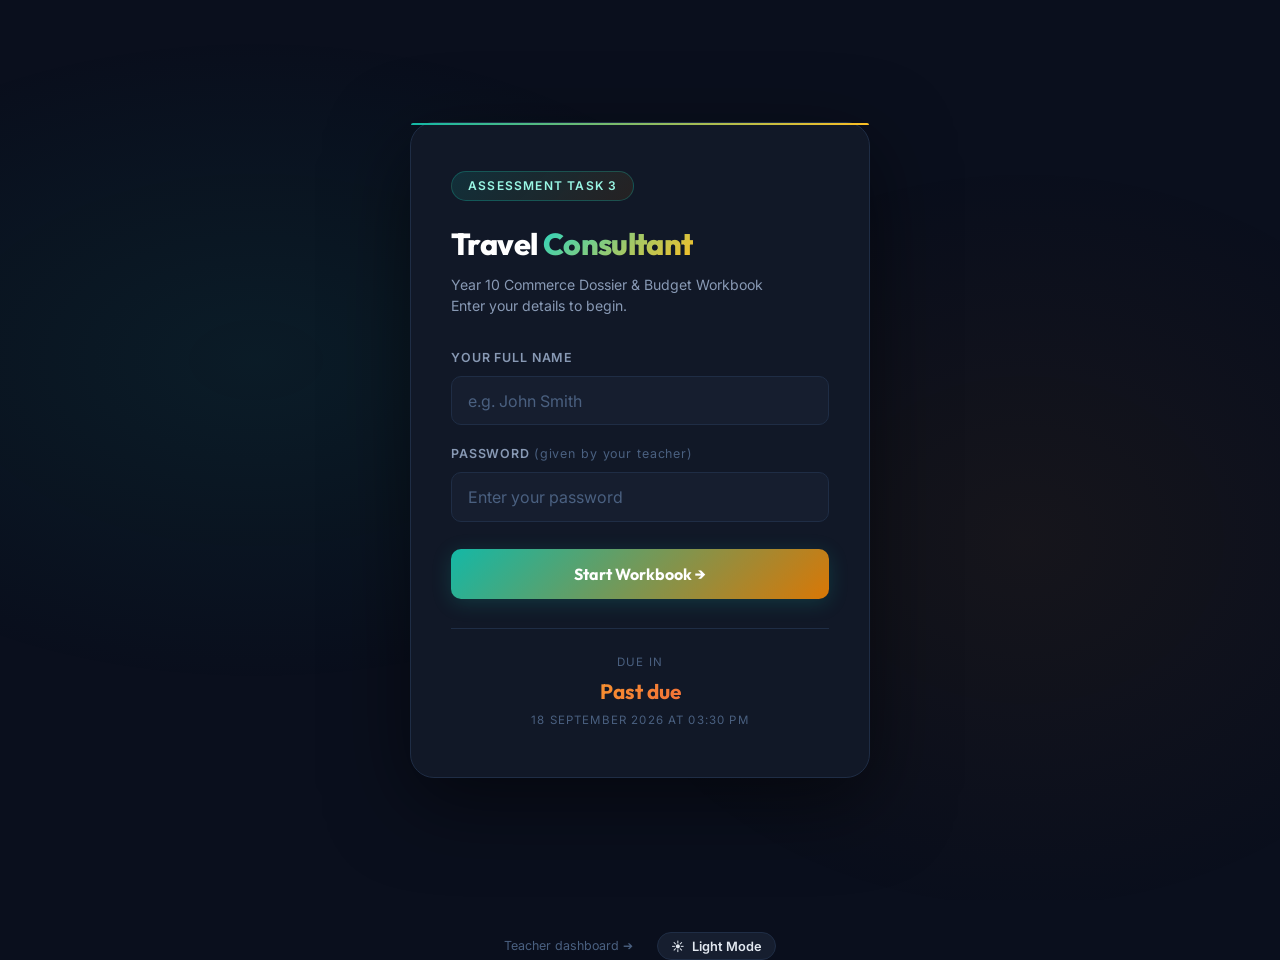
<file: index.html>
<!DOCTYPE html>
<html lang="en">
<head>
  <meta charset="UTF-8"/>
  <meta name="viewport" content="width=device-width, initial-scale=1.0"/>
  <title>Year 10 Commerce — Travel Portfolio Scaffold</title>
  <meta name="description" content="Student Portal for Year 10 Commerce Travel Assessment Scaffold."/>
  <link rel="preconnect" href="https://fonts.googleapis.com">
  <link rel="preconnect" href="https://fonts.gstatic.com" crossorigin>
  <link href="https://fonts.googleapis.com/css2?family=Inter:wght@300;400;500;600;700&family=Outfit:wght@400;600;700;800&display=swap" rel="stylesheet">
  <link rel="stylesheet" href="style.css"/>
  <script>
    (function() {
      const t = localStorage.getItem('app_theme') || 'dark';
      document.documentElement.setAttribute('data-theme', t);
    })();
  </script>
  <style>
    .login-wrapper {
      min-height: 100vh;
      display: flex;
      align-items: center;
      justify-content: center;
      padding: 1.5rem;
      background: var(--bg);
      position: relative;
      overflow: hidden;
    }
    .login-wrapper::before {
      content: '';
      position: fixed;
      inset: 0;
      background:
        radial-gradient(ellipse 70% 60% at 20% 40%, rgba(20, 184, 166, 0.08) 0%, transparent 60%),
        radial-gradient(ellipse 60% 70% at 80% 60%, rgba(217, 119, 6, 0.06) 0%, transparent 60%);
      pointer-events: none;
    }
    .login-card {
      background: var(--bg-card);
      border: 1px solid var(--border);
      border-radius: 24px;
      padding: 3rem 2.5rem;
      width: 100%;
      max-width: 460px;
      box-shadow: 0 24px 80px rgba(0,0,0,0.5);
      position: relative;
      animation: fadeInUp 0.4s ease both;
    }
    .login-card::before {
      content: '';
      position: absolute;
      top: 0; left: 0; right: 0;
      height: 2px;
      border-radius: 24px 24px 0 0;
      background: linear-gradient(90deg, var(--teal), var(--gold));
    }
    .login-badge {
      display: inline-block;
      background: linear-gradient(135deg, rgba(20, 184, 166, 0.15), rgba(217, 119, 6, 0.1));
      border: 1px solid rgba(20, 184, 166, 0.3);
      color: #99f6e4;
      font-size: 0.75rem;
      font-weight: 600;
      letter-spacing: 0.1em;
      text-transform: uppercase;
      padding: 0.3rem 1rem;
      border-radius: 100px;
      margin-bottom: 1.2rem;
    }
    .login-title {
      font-family: var(--font-head);
      font-size: 1.9rem;
      font-weight: 800;
      color: #fff;
      margin-bottom: 0.3rem;
      letter-spacing: -0.02em;
    }
    .login-title .accent {
      background: linear-gradient(135deg, #2dd4bf, #fbbf24);
      -webkit-background-clip: text;
      -webkit-text-fill-color: transparent;
      background-clip: text;
    }
    .login-subtitle {
      font-size: 0.88rem;
      color: var(--text-muted);
      margin-bottom: 2rem;
      line-height: 1.5;
    }
    .login-field {
      margin-bottom: 1.2rem;
    }
    .login-field label {
      display: block;
      font-size: 0.78rem;
      font-weight: 600;
      color: var(--text-muted);
      text-transform: uppercase;
      letter-spacing: 0.07em;
      margin-bottom: 0.5rem;
    }
    .login-input {
      width: 100%;
      background: var(--bg-card2);
      border: 1px solid var(--border);
      border-radius: 10px;
      padding: 0.85rem 1rem;
      color: var(--text);
      font-family: var(--font-body);
      font-size: 1rem;
      transition: border-color 0.2s, box-shadow 0.2s;
    }
    .login-input::placeholder { color: var(--text-dim); }
    .login-input:focus {
      outline: none;
      border-color: var(--teal);
      box-shadow: 0 0 0 3px rgba(20, 184, 166, 0.15);
    }
    .login-btn {
      width: 100%;
      padding: 0.95rem;
      background: linear-gradient(135deg, var(--teal), var(--gold-dark));
      border: none;
      border-radius: 10px;
      color: #fff;
      font-family: var(--font-head);
      font-size: 1rem;
      font-weight: 700;
      cursor: pointer;
      box-shadow: 0 4px 20px rgba(20, 184, 166, 0.2);
      transition: opacity 0.2s, transform 0.15s, box-shadow 0.2s;
      margin-top: 0.5rem;
    }
    .login-btn:hover {
      opacity: 0.92;
      transform: translateY(-1px);
      box-shadow: 0 6px 28px rgba(20, 184, 166, 0.3);
    }
    .login-btn:active {
      transform: translateY(0);
    }
    .login-error {
      background: rgba(239, 68, 68, 0.1);
      border: 1px solid rgba(239, 68, 68, 0.3);
      border-radius: 8px;
      color: #fca5a5;
      font-size: 0.85rem;
      padding: 0.7rem 0.9rem;
      margin-top: 1rem;
      display: none;
      align-items: center;
      gap: 0.5rem;
    }
    .login-error.show {
      display: flex;
      animation: fadeInUp 0.2s ease;
    }
    .login-countdown {
      text-align: center;
      margin-top: 1.8rem;
      padding-top: 1.5rem;
      border-top: 1px solid var(--border);
    }
    .lc-label { font-size: 0.72rem; text-transform: uppercase; letter-spacing: 0.1em; color: var(--text-dim); }
    .lc-time {
      font-family: var(--font-head);
      font-size: 1.3rem;
      font-weight: 700;
      background: linear-gradient(135deg, var(--gold), var(--red));
      -webkit-background-clip: text;
      -webkit-text-fill-color: transparent;
      background-clip: text;
      margin: 0.2rem 0;
    }
    .login-footer {
      text-align: center;
      margin-top: 2rem;
    }
    .login-footer a {
      font-size: 0.78rem;
      color: var(--text-dim);
      text-decoration: none;
      transition: color 0.2s;
    }
    .login-footer a:hover {
      color: var(--teal);
    }
    @keyframes fadeInUp {
      from { opacity: 0; transform: translateY(12px); }
      to { opacity: 1; transform: translateY(0); }
    }
  </style>
</head>
<body>

  <div class="login-wrapper">
    <div class="login-card">
      <div class="login-badge">Assessment Task 3</div>
      <h1 class="login-title">Travel <span class="accent">Consultant</span></h1>
      <p class="login-subtitle">Year 10 Commerce Dossier &amp; Budget Workbook<br>Enter your details to begin.</p>

      <div class="login-field">
        <label for="login-name">Your Full Name</label>
        <input type="text" id="login-name" class="login-input" placeholder="e.g. John Smith" autocomplete="name" autocapitalize="words"/>
      </div>

      <div class="login-field">
        <label for="login-password">Password <span style="color:var(--text-dim);font-weight:400;text-transform:none">(given by your teacher)</span></label>
        <input type="password" id="login-password" class="login-input" placeholder="Enter your password"/>
      </div>

      <button class="login-btn" id="login-btn" onclick="attemptLogin()">
        Start Workbook →
      </button>

      <div class="login-error" id="login-error">
        <span>⚠️</span> <span id="error-message">Name or password not recognised.</span>
      </div>

      <div class="login-countdown">
        <div class="lc-label">Due in</div>
        <div class="lc-time" id="countdown">--</div>
        <div class="lc-label" id="due-date-label">18 September 2026</div>
      </div>
    </div>
  </div>

  <div class="login-footer" style="display:flex; justify-content:center; align-items:center; gap:1.5rem;">
    <a href="teacher.html">Teacher dashboard ➔</a>
    <button class="theme-toggle-btn" id="theme-toggle-btn" onclick="toggleTheme()" title="Switch between Dark and Light background">
      <span id="theme-icon">☀️</span> <span id="theme-text">Light Mode</span>
    </button>
  </div>

  <script src="config.js"></script>
  <script>
    // Theme Toggle
    function initTheme() {
      const savedTheme = localStorage.getItem('app_theme') || 'dark';
      applyTheme(savedTheme);
    }
    function toggleTheme() {
      const currentTheme = document.documentElement.getAttribute('data-theme') || 'dark';
      const newTheme = currentTheme === 'light' ? 'dark' : 'light';
      applyTheme(newTheme);
      try { localStorage.setItem('app_theme', newTheme); } catch(e) {}
    }
    function applyTheme(theme) {
      document.documentElement.setAttribute('data-theme', theme);
      const icon = document.getElementById('theme-icon');
      const text = document.getElementById('theme-text');
      if (theme === 'light') {
        if (icon) icon.textContent = '🌙';
        if (text) text.textContent = 'Dark Mode';
      } else {
        if (icon) icon.textContent = '☀️';
        if (text) text.textContent = 'Light Mode';
      }
    }
    initTheme();
    // Set subtitle dynamically
    document.getElementById('due-date-label').textContent = new Date(CONFIG.DUE_DATE).toLocaleString('en-AU', {
      day: 'numeric', month: 'long', year: 'numeric', hour: '2-digit', minute: '2-digit'
    });

    // Countdown
    function updateCountdown() {
      const due = new Date(CONFIG.DUE_DATE);
      const diff = due - new Date();
      if (diff <= 0) { document.getElementById('countdown').textContent = 'Past due'; return; }
      const d = Math.floor(diff / 86400000);
      const h = Math.floor((diff % 86400000) / 3600000);
      const m = Math.floor((diff % 3600000) / 60000);
      document.getElementById('countdown').textContent = `${d}d ${h}h ${m}m`;
    }
    updateCountdown();
    setInterval(updateCountdown, 30000);

    // Login logic matching Business studies hybrid architecture
    function attemptLogin() {
      const name     = document.getElementById('login-name').value.trim();
      const password = document.getElementById('login-password').value.trim();

      if (!name)     { showError('Please enter your full name.'); return; }
      if (!password) { showError('Please enter your password.'); return; }

      const useRoster = CONFIG.STUDENTS && CONFIG.STUDENTS.length > 0;

      if (useRoster) {
        // Flexible roster match: allows full name or prefix matching
        const inputName = name.toLowerCase();
        const match = CONFIG.STUDENTS.find(s => {
          const fullName  = s.name.toLowerCase();
          const firstName = s.name.split(' ')[0].toLowerCase();
          return (fullName === inputName || firstName === inputName || fullName.startsWith(inputName)) && s.password.trim() === password;
        });

        if (!match) {
          showError('Name or password not recognised. Check spelling and password.');
          return;
        }

        // Use exact name from roster
        sessionStorage.setItem('studentName', match.name);
        sessionStorage.setItem('classCode', CONFIG.CLASS_CODE || 'COMM10_2026');
      } else {
        // Fallback: Class code mode
        const code = password.toUpperCase();
        const firstWord = name.trim().toLowerCase().split(' ')[0].replace(/[^a-z]/g, '');
        const isPersonalPass = firstWord.length >= 2 && new RegExp('^' + firstWord + '\\d{3,4}$').test(password.toLowerCase());
        if (code !== CONFIG.CLASS_CODE && !isPersonalPass) {
          showError('Incorrect class code. Check with your teacher and try again.');
          return;
        }

        sessionStorage.setItem('studentName', name);
        sessionStorage.setItem('classCode', CONFIG.CLASS_CODE);
      }

      window.location.href = 'scaffold.html';
    }

    function showError(msg) {
      const errorDiv = document.getElementById('login-error');
      const errorMsg = document.getElementById('error-message');
      errorMsg.textContent = msg;
      errorDiv.classList.add('show');
      setTimeout(() => errorDiv.classList.remove('show'), 5000);
    }

    // Allow Enter key to trigger login
    document.addEventListener('keydown', e => {
      if (e.key === 'Enter') attemptLogin();
    });

    // Guard: If already logged in, skip login unless logout requested
    const params = new URLSearchParams(window.location.search);
    if (params.get('logout')) {
      sessionStorage.removeItem('studentName');
      sessionStorage.removeItem('classCode');
    } else {
      const existingName = sessionStorage.getItem('studentName');
      const existingCode = sessionStorage.getItem('classCode');
      if (existingName && existingCode === CONFIG.CLASS_CODE) {
        window.location.href = 'scaffold.html';
      }
    }
  </script>
</body>
</html>
</file>
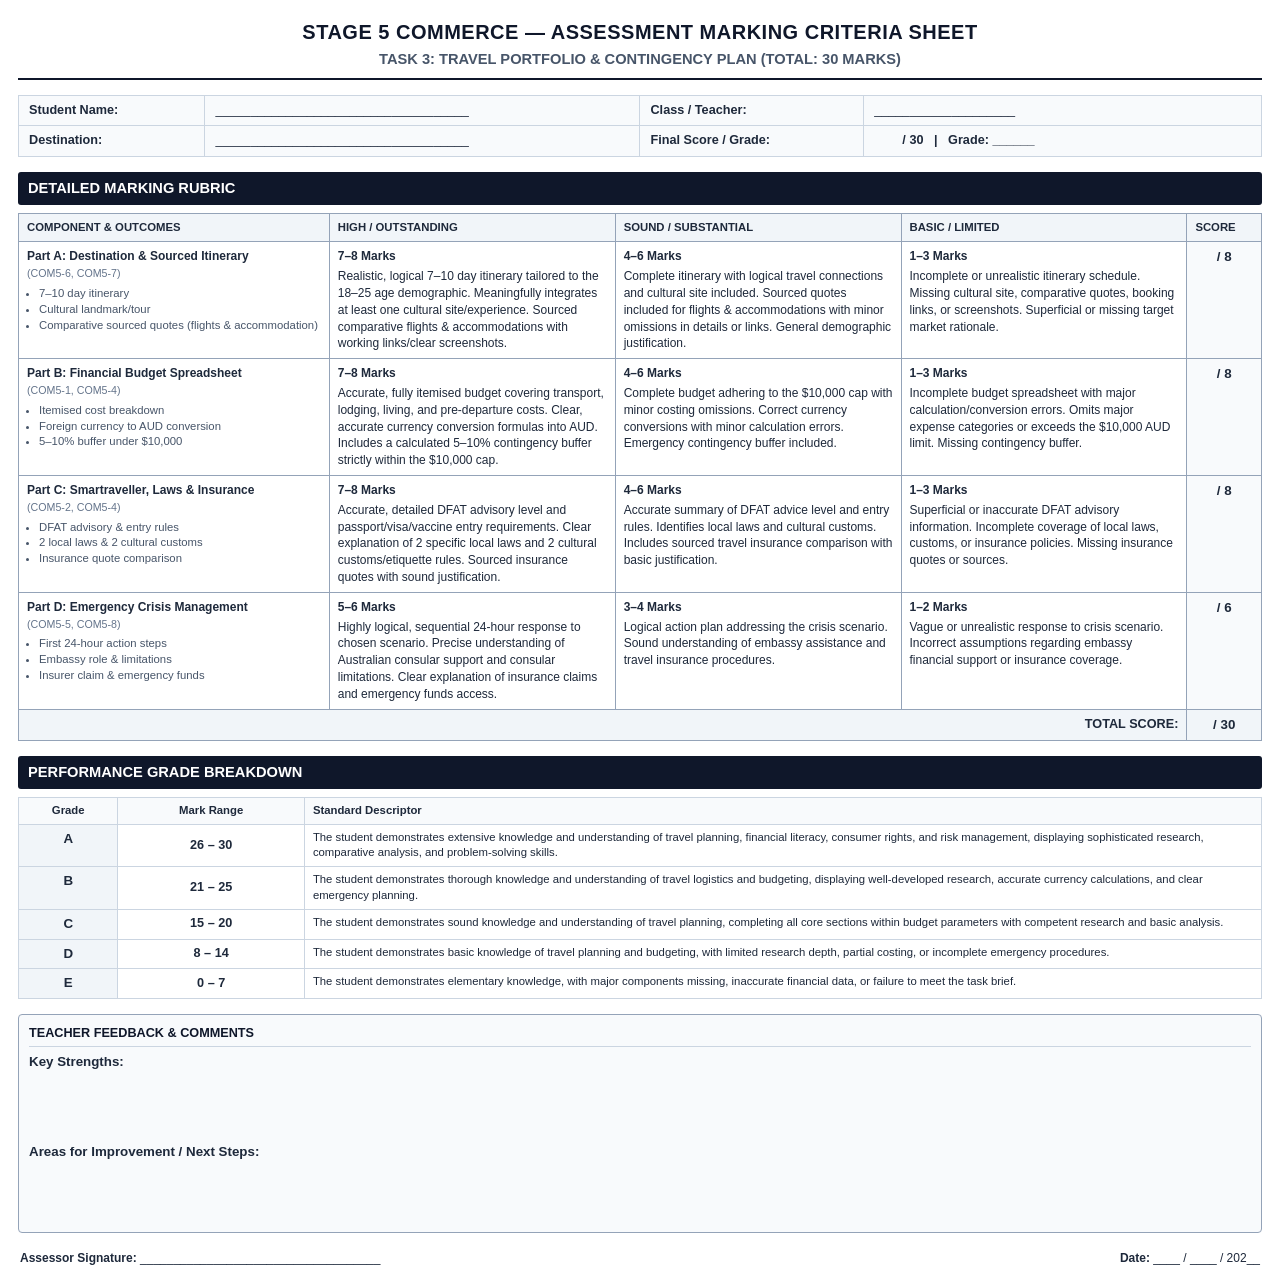
<file: Assessment_Marking_Criteria_Sheet.html>
<!DOCTYPE html>
<html lang="en">
<head>
  <meta charset="UTF-8">
  <title>Assessment Marking Criteria Sheet — Year 10 Commerce</title>
  <style>
    @page {
      size: A4;
      margin: 15mm 15mm 15mm 15mm;
    }
    body {
      font-family: 'Arial', 'Calibri', sans-serif;
      color: #1e293b;
      line-height: 1.4;
      font-size: 10pt;
      background: #ffffff;
      padding: 10px;
    }
    .header {
      text-align: center;
      border-bottom: 2px solid #0f172a;
      padding-bottom: 8px;
      margin-bottom: 15px;
    }
    .header h1 {
      font-size: 15pt;
      margin: 0;
      text-transform: uppercase;
      letter-spacing: 0.5px;
      color: #0f172a;
    }
    .header h2 {
      font-size: 11pt;
      color: #475569;
      margin: 3px 0 0 0;
      font-weight: bold;
      text-transform: uppercase;
    }
    table.meta-table {
      width: 100%;
      border-collapse: collapse;
      margin-bottom: 15px;
      font-size: 9.5pt;
    }
    table.meta-table td {
      border: 1px solid #cbd5e1;
      padding: 6px 10px;
      background: #f8fafc;
    }
    .rubric-title {
      font-size: 11pt;
      font-weight: bold;
      color: #ffffff;
      background: #0f172a;
      padding: 6px 10px;
      border-radius: 3px;
      margin-top: 15px;
      margin-bottom: 8px;
      text-transform: uppercase;
    }
    table.rubric-table {
      width: 100%;
      border-collapse: collapse;
      margin-bottom: 15px;
      font-size: 9pt;
    }
    table.rubric-table th, table.rubric-table td {
      border: 1px solid #94a3b8;
      padding: 6px 8px;
      vertical-align: top;
    }
    table.rubric-table th {
      background: #f1f5f9;
      font-weight: bold;
      text-align: left;
      text-transform: uppercase;
      font-size: 8.5pt;
    }
    .bullets {
      margin: 0;
      padding-left: 12px;
      font-size: 8.5pt;
      color: #475569;
    }
    .score-cell {
      text-align: center;
      font-weight: bold;
      background: #f8fafc;
      vertical-align: middle;
      font-size: 10pt;
    }
    .grade-table {
      width: 100%;
      border-collapse: collapse;
      margin-bottom: 15px;
      font-size: 8.5pt;
    }
    .grade-table th, .grade-table td {
      border: 1px solid #cbd5e1;
      padding: 5px 8px;
      vertical-align: top;
    }
    .grade-table th {
      background: #f8fafc;
      font-weight: bold;
      text-align: left;
    }
    .grade-cell {
      font-weight: bold;
      text-align: center;
      background: #f1f5f9;
      font-size: 10pt;
      vertical-align: middle;
    }
    .feedback-section {
      border: 1px solid #94a3b8;
      border-radius: 4px;
      padding: 10px;
      margin-bottom: 15px;
      background: #f8fafc;
      page-break-inside: avoid;
    }
    .feedback-title {
      font-weight: bold;
      font-size: 9.5pt;
      color: #0f172a;
      border-bottom: 1px solid #cbd5e1;
      padding-bottom: 3px;
      margin-bottom: 6px;
      text-transform: uppercase;
    }
    .feedback-box {
      min-height: 55px;
      font-size: 9pt;
      color: #64748b;
    }
    .footer-signatures {
      width: 100%;
      margin-top: 15px;
      font-size: 9pt;
    }
    .page-break {
      page-break-before: always;
    }
  </style>
</head>
<body>

  <div class="header">
    <h1>STAGE 5 COMMERCE — ASSESSMENT MARKING CRITERIA SHEET</h1>
    <h2>Task 3: Travel Portfolio &amp; Contingency Plan (Total: 30 Marks)</h2>
  </div>

  <table class="meta-table">
    <tr>
      <td style="width: 15%;"><strong>Student Name:</strong></td>
      <td style="width: 35%;">____________________________________</td>
      <td style="width: 18%;"><strong>Class / Teacher:</strong></td>
      <td style="width: 32%;">____________________</td>
    </tr>
    <tr>
      <td><strong>Destination:</strong></td>
      <td>____________________________________</td>
      <td><strong>Final Score / Grade:</strong></td>
      <td><strong>        / 30   |   Grade: ______</strong></td>
    </tr>
  </table>

  <div class="rubric-title">Detailed Marking Rubric</div>
  
  <table class="rubric-table">
    <thead>
      <tr>
        <th style="width: 25%;">Component &amp; Outcomes</th>
        <th style="width: 23%;">High / Outstanding</th>
        <th style="width: 23%;">Sound / Substantial</th>
        <th style="width: 23%;">Basic / Limited</th>
        <th style="width: 6%;">Score</th>
      </tr>
    </thead>
    <tbody>
      <!-- Component A -->
      <tr>
        <td>
          <strong>Part A: Destination &amp; Sourced Itinerary</strong><br/>
          <span style="font-size: 8pt; color:#64748b;">(COM5-6, COM5-7)</span>
          <ul class="bullets" style="margin-top: 4px;">
            <li>7–10 day itinerary</li>
            <li>Cultural landmark/tour</li>
            <li>Comparative sourced quotes (flights &amp; accommodation)</li>
          </ul>
        </td>
        <td>
          <strong>7–8 Marks</strong>
          <p style="margin: 3px 0 0 0;">Realistic, logical 7–10 day itinerary tailored to the 18–25 age demographic. Meaningfully integrates at least one cultural site/experience. Sourced comparative flights &amp; accommodations with working links/clear screenshots.</p>
        </td>
        <td>
          <strong>4–6 Marks</strong>
          <p style="margin: 3px 0 0 0;">Complete itinerary with logical travel connections and cultural site included. Sourced quotes included for flights &amp; accommodations with minor omissions in details or links. General demographic justification.</p>
        </td>
        <td>
          <strong>1–3 Marks</strong>
          <p style="margin: 3px 0 0 0;">Incomplete or unrealistic itinerary schedule. Missing cultural site, comparative quotes, booking links, or screenshots. Superficial or missing target market rationale.</p>
        </td>
        <td class="score-cell">/ 8</td>
      </tr>

      <!-- Component B -->
      <tr>
        <td>
          <strong>Part B: Financial Budget Spreadsheet</strong><br/>
          <span style="font-size: 8pt; color:#64748b;">(COM5-1, COM5-4)</span>
          <ul class="bullets" style="margin-top: 4px;">
            <li>Itemised cost breakdown</li>
            <li>Foreign currency to AUD conversion</li>
            <li>5–10% buffer under $10,000</li>
          </ul>
        </td>
        <td>
          <strong>7–8 Marks</strong>
          <p style="margin: 3px 0 0 0;">Accurate, fully itemised budget covering transport, lodging, living, and pre-departure costs. Clear, accurate currency conversion formulas into AUD. Includes a calculated 5–10% contingency buffer strictly within the $10,000 cap.</p>
        </td>
        <td>
          <strong>4–6 Marks</strong>
          <p style="margin: 3px 0 0 0;">Complete budget adhering to the $10,000 cap with minor costing omissions. Correct currency conversions with minor calculation errors. Emergency contingency buffer included.</p>
        </td>
        <td>
          <strong>1–3 Marks</strong>
          <p style="margin: 3px 0 0 0;">Incomplete budget spreadsheet with major calculation/conversion errors. Omits major expense categories or exceeds the $10,000 AUD limit. Missing contingency buffer.</p>
        </td>
        <td class="score-cell">/ 8</td>
      </tr>

      <!-- Component C -->
      <tr>
        <td>
          <strong>Part C: Smartraveller, Laws &amp; Insurance</strong><br/>
          <span style="font-size: 8pt; color:#64748b;">(COM5-2, COM5-4)</span>
          <ul class="bullets" style="margin-top: 4px;">
            <li>DFAT advisory &amp; entry rules</li>
            <li>2 local laws &amp; 2 cultural customs</li>
            <li>Insurance quote comparison</li>
          </ul>
        </td>
        <td>
          <strong>7–8 Marks</strong>
          <p style="margin: 3px 0 0 0;">Accurate, detailed DFAT advisory level and passport/visa/vaccine entry requirements. Clear explanation of 2 specific local laws and 2 cultural customs/etiquette rules. Sourced insurance quotes with sound justification.</p>
        </td>
        <td>
          <strong>4–6 Marks</strong>
          <p style="margin: 3px 0 0 0;">Accurate summary of DFAT advice level and entry rules. Identifies local laws and cultural customs. Includes sourced travel insurance comparison with basic justification.</p>
        </td>
        <td>
          <strong>1–3 Marks</strong>
          <p style="margin: 3px 0 0 0;">Superficial or inaccurate DFAT advisory information. Incomplete coverage of local laws, customs, or insurance policies. Missing insurance quotes or sources.</p>
        </td>
        <td class="score-cell">/ 8</td>
      </tr>

      <!-- Component D -->
      <tr>
        <td>
          <strong>Part D: Emergency Crisis Management</strong><br/>
          <span style="font-size: 8pt; color:#64748b;">(COM5-5, COM5-8)</span>
          <ul class="bullets" style="margin-top: 4px;">
            <li>First 24-hour action steps</li>
            <li>Embassy role &amp; limitations</li>
            <li>Insurer claim &amp; emergency funds</li>
          </ul>
        </td>
        <td>
          <strong>5–6 Marks</strong>
          <p style="margin: 3px 0 0 0;">Highly logical, sequential 24-hour response to chosen scenario. Precise understanding of Australian consular support and consular limitations. Clear explanation of insurance claims and emergency funds access.</p>
        </td>
        <td>
          <strong>3–4 Marks</strong>
          <p style="margin: 3px 0 0 0;">Logical action plan addressing the crisis scenario. Sound understanding of embassy assistance and travel insurance procedures.</p>
        </td>
        <td>
          <strong>1–2 Marks</strong>
          <p style="margin: 3px 0 0 0;">Vague or unrealistic response to crisis scenario. Incorrect assumptions regarding embassy financial support or insurance coverage.</p>
        </td>
        <td class="score-cell">/ 6</td>
      </tr>
      
      <!-- Total Row -->
      <tr style="background:#f1f5f9; font-weight:bold; font-size:9.5pt;">
        <td colspan="4" style="text-align:right; text-transform:uppercase;">Total Score:</td>
        <td style="text-align:center; font-size:10pt;">/ 30</td>
      </tr>
    </tbody>
  </table>

  <div class="page-break"></div>

  <div class="rubric-title" style="margin-top: 0;">Performance Grade Breakdown</div>
  
  <table class="grade-table">
    <thead>
      <tr>
        <th style="width: 8%; text-align:center;">Grade</th>
        <th style="width: 15%; text-align:center;">Mark Range</th>
        <th style="width: 77%;">Standard Descriptor</th>
      </tr>
    </thead>
    <tbody>
      <tr>
        <td class="grade-cell">A</td>
        <td style="text-align:center; font-weight:bold; font-size:9.5pt; vertical-align:middle;">26 – 30</td>
        <td>The student demonstrates extensive knowledge and understanding of travel planning, financial literacy, consumer rights, and risk management, displaying sophisticated research, comparative analysis, and problem-solving skills.</td>
      </tr>
      <tr>
        <td class="grade-cell">B</td>
        <td style="text-align:center; font-weight:bold; font-size:9.5pt; vertical-align:middle;">21 – 25</td>
        <td>The student demonstrates thorough knowledge and understanding of travel logistics and budgeting, displaying well-developed research, accurate currency calculations, and clear emergency planning.</td>
      </tr>
      <tr>
        <td class="grade-cell">C</td>
        <td style="text-align:center; font-weight:bold; font-size:9.5pt; vertical-align:middle;">15 – 20</td>
        <td>The student demonstrates sound knowledge and understanding of travel planning, completing all core sections within budget parameters with competent research and basic analysis.</td>
      </tr>
      <tr>
        <td class="grade-cell">D</td>
        <td style="text-align:center; font-weight:bold; font-size:9.5pt; vertical-align:middle;">8 – 14</td>
        <td>The student demonstrates basic knowledge of travel planning and budgeting, with limited research depth, partial costing, or incomplete emergency procedures.</td>
      </tr>
      <tr>
        <td class="grade-cell">E</td>
        <td style="text-align:center; font-weight:bold; font-size:9.5pt; vertical-align:middle;">0 – 7</td>
        <td>The student demonstrates elementary knowledge, with major components missing, inaccurate financial data, or failure to meet the task brief.</td>
      </tr>
    </tbody>
  </table>

  <div class="feedback-section">
    <div class="feedback-title">Teacher Feedback &amp; Comments</div>
    <div style="margin-bottom: 12px;">
      <strong>Key Strengths:</strong>
      <div class="feedback-box" style="margin-top: 5px;"></div>
    </div>
    <div>
      <strong>Areas for Improvement / Next Steps:</strong>
      <div class="feedback-box" style="margin-top: 5px;"></div>
    </div>
  </div>

  <table class="footer-signatures">
    <tr>
      <td style="border:none; padding: 0; width: 60%;">
        <strong>Assessor Signature:</strong> ____________________________________
      </td>
      <td style="border:none; padding: 0; width: 40%; text-align: right;">
        <strong>Date:</strong> ____ / ____ / 202__
      </td>
    </tr>
  </table>

</body>
</html>
</file>
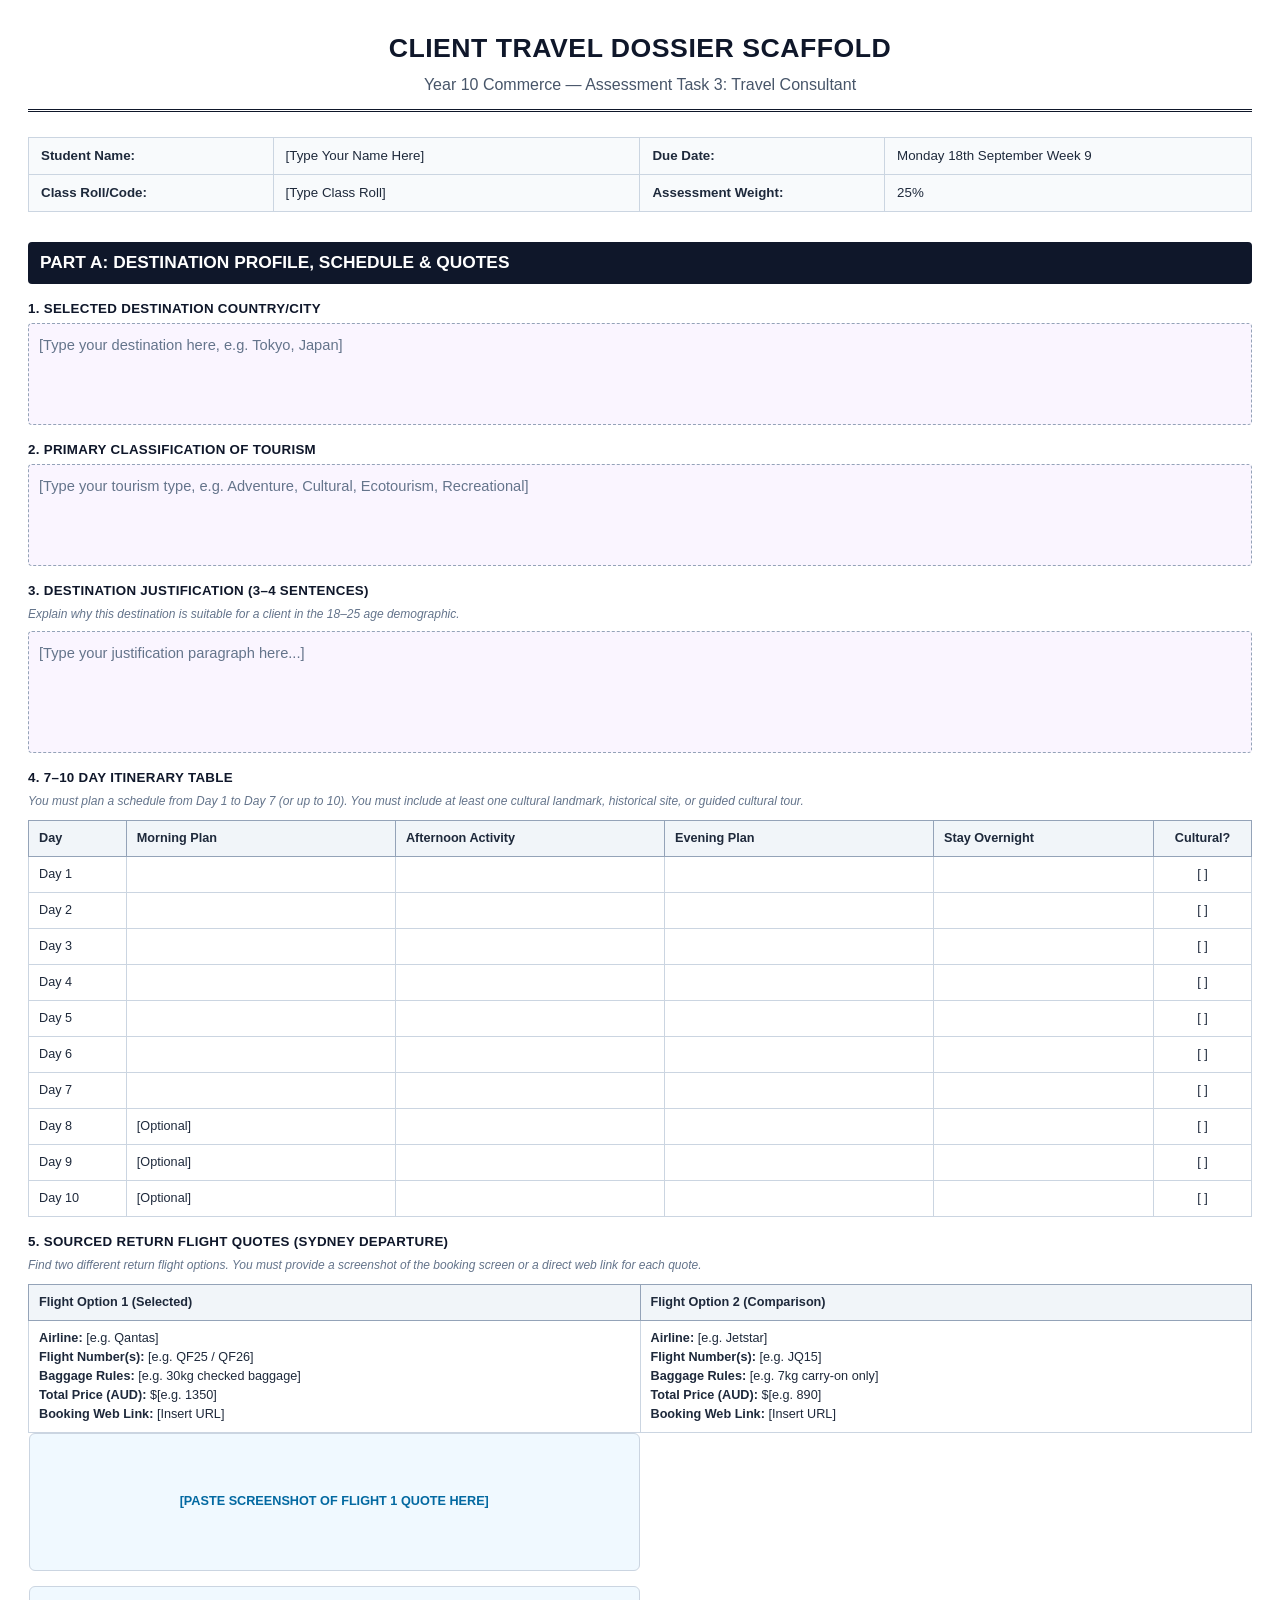
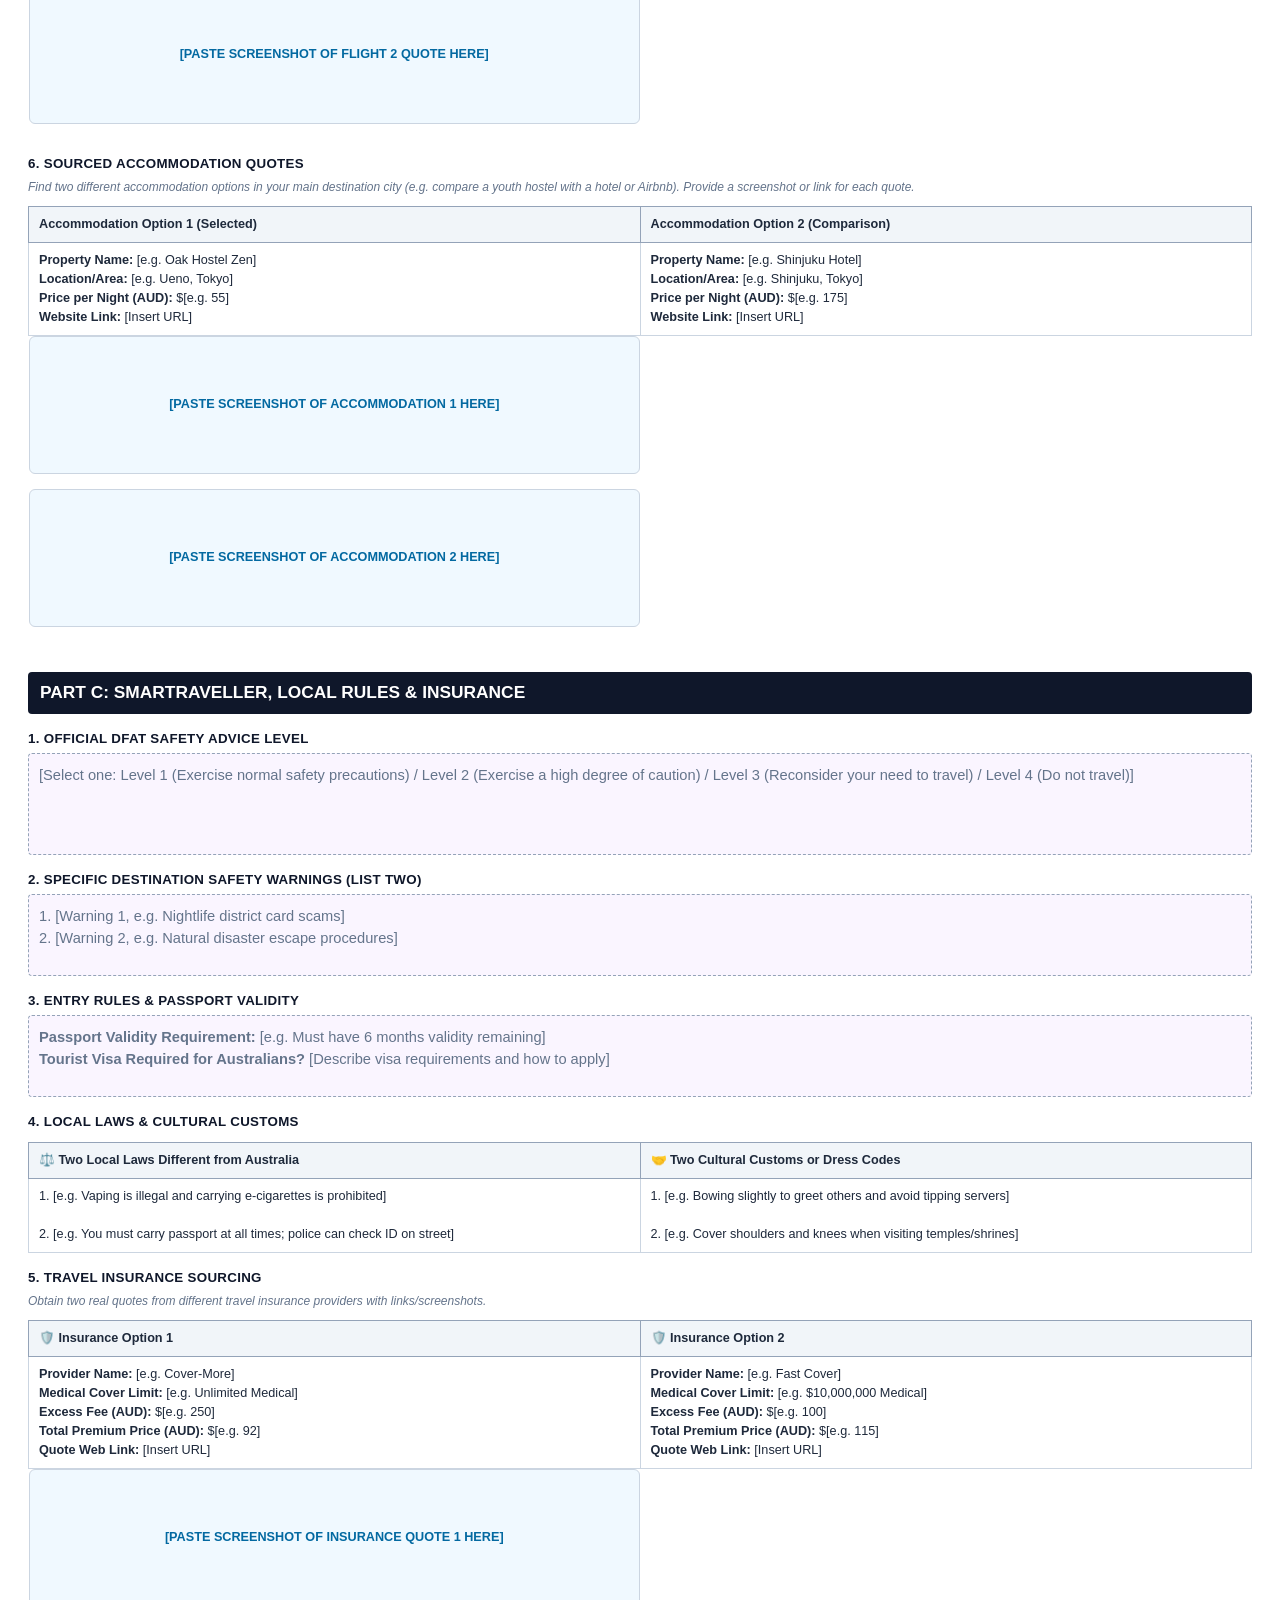
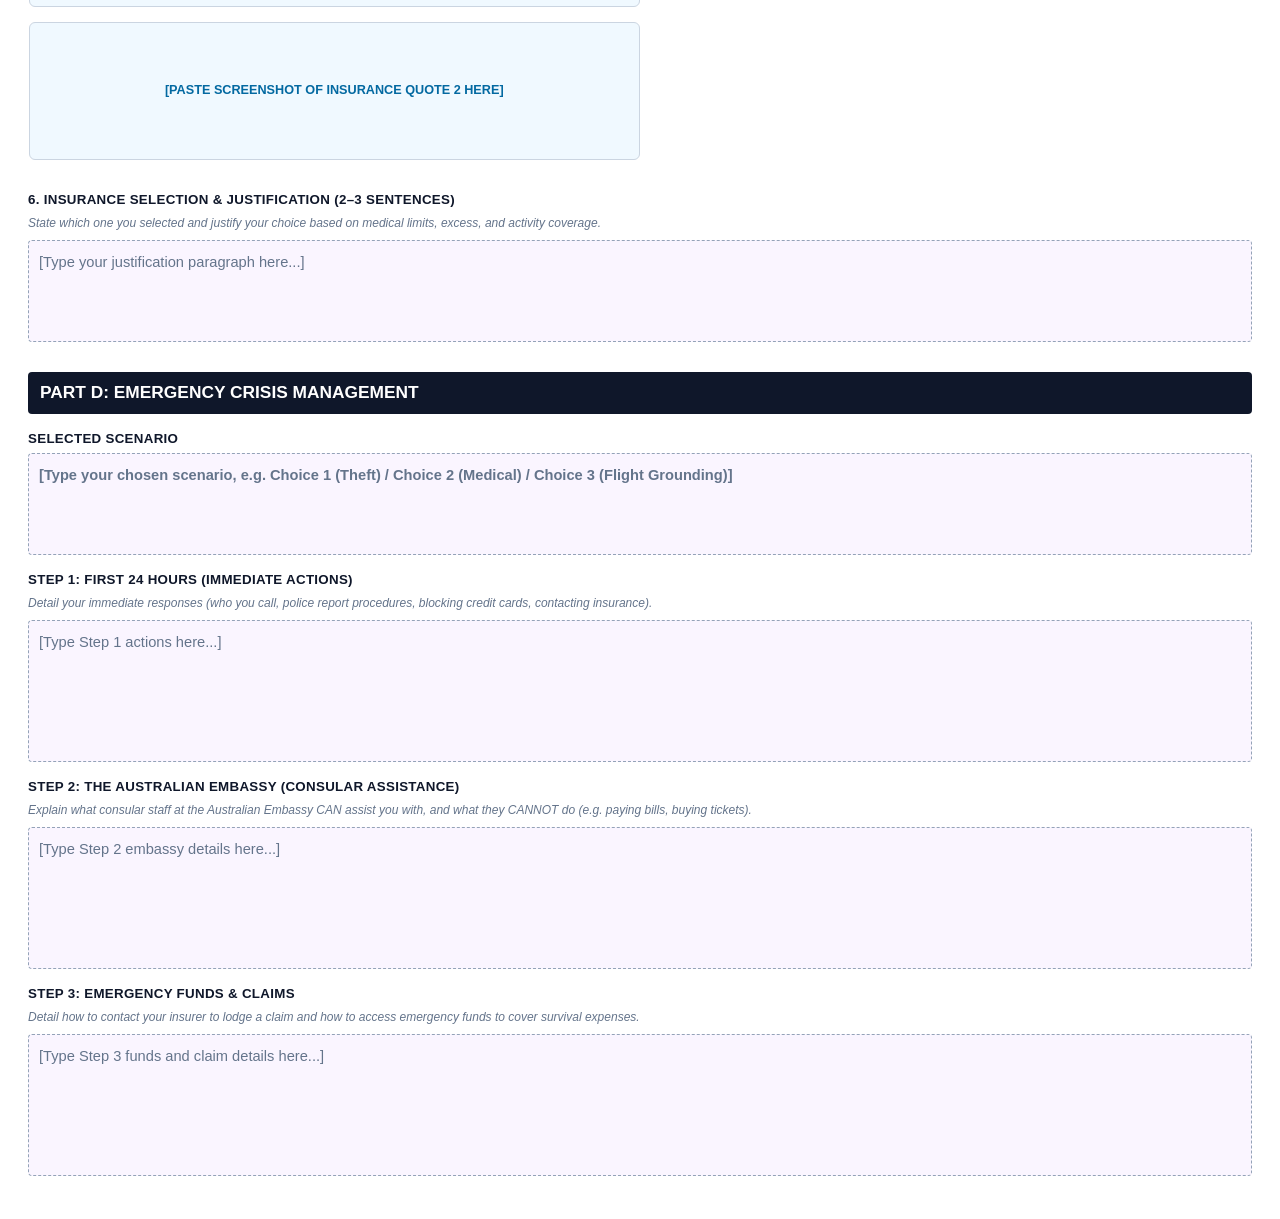
<file: Client_Travel_Dossier_Template.html>
<!DOCTYPE html>
<html lang="en">
<head>
  <meta charset="UTF-8">
  <title>Year 10 Commerce — Client Travel Dossier Template</title>
  <style>
    @page {
      size: A4;
      margin: 20mm;
    }
    body {
      font-family: 'Arial', 'Calibri', sans-serif;
      color: #1e293b;
      line-height: 1.5;
      font-size: 11pt;
      background: #ffffff;
      padding: 20px;
    }
    .header {
      text-align: center;
      border-bottom: 3px double #0f172a;
      padding-bottom: 12px;
      margin-bottom: 25px;
    }
    .header h1 {
      font-size: 20pt;
      margin: 0;
      text-transform: uppercase;
      letter-spacing: 0.5px;
      color: #0f172a;
    }
    .header h2 {
      font-size: 12pt;
      color: #475569;
      margin: 5px 0 0 0;
      font-weight: normal;
    }
    .student-details {
      width: 100%;
      border: 1px solid #cbd5e1;
      border-collapse: collapse;
      margin-bottom: 25px;
    }
    .student-details td {
      border: 1px solid #cbd5e1;
      padding: 8px 12px;
      font-size: 10pt;
      background: #f8fafc;
    }
    .section-title {
      background: #0f172a;
      color: #ffffff;
      padding: 8px 12px;
      font-size: 13pt;
      font-weight: bold;
      margin-top: 30px;
      margin-bottom: 15px;
      border-radius: 4px;
      text-transform: uppercase;
      page-break-after: avoid;
    }
    .field-label {
      font-weight: bold;
      font-size: 10pt;
      color: #0f172a;
      margin-top: 15px;
      margin-bottom: 4px;
      text-transform: uppercase;
      letter-spacing: 0.3px;
    }
    .field-desc {
      font-size: 9pt;
      color: #64748b;
      margin-bottom: 8px;
      font-style: italic;
    }
    .write-box {
      border: 1px dashed #94a3b8;
      background: #faf5ff;
      min-height: 80px;
      padding: 10px;
      border-radius: 4px;
      margin-bottom: 15px;
      color: #64748b;
    }
    .paste-box {
      border: 2px dashed #38bdf8;
      background: #f0f9ff;
      min-height: 120px;
      display: flex;
      align-items: center;
      justify-content: center;
      border-radius: 6px;
      margin-bottom: 15px;
      text-align: center;
      color: #0369a1;
      font-size: 9.5pt;
      font-weight: bold;
      padding: 15px;
    }
    table.data-table {
      width: 100%;
      border-collapse: collapse;
      margin-top: 10px;
      margin-bottom: 15px;
      page-break-inside: avoid;
    }
    table.data-table th {
      background: #f1f5f9;
      border: 1px solid #94a3b8;
      font-weight: bold;
      font-size: 9.5pt;
      padding: 8px 10px;
      text-align: left;
    }
    table.data-table td {
      border: 1px solid #cbd5e1;
      padding: 8px 10px;
      font-size: 9.5pt;
      vertical-align: top;
    }
    .page-break {
      page-break-before: always;
    }
  </style>
</head>
<body>

  <div class="header">
    <h1>Client Travel Dossier Scaffold</h1>
    <h2>Year 10 Commerce — Assessment Task 3: Travel Consultant</h2>
  </div>

  <table class="student-details">
    <tr>
      <td style="width: 20%;"><strong>Student Name:</strong></td>
      <td style="width: 30%;">[Type Your Name Here]</td>
      <td style="width: 20%;"><strong>Due Date:</strong></td>
      <td style="width: 30%;">Monday 18th September Week 9</td>
    </tr>
    <tr>
      <td><strong>Class Roll/Code:</strong></td>
      <td>[Type Class Roll]</td>
      <td><strong>Assessment Weight:</strong></td>
      <td>25%</td>
    </tr>
  </table>

  <!-- PART A -->
  <div class="section-title">Part A: Destination Profile, Schedule &amp; Quotes</div>
  
  <div class="field-label">1. Selected Destination Country/City</div>
  <div class="write-box">[Type your destination here, e.g. Tokyo, Japan]</div>

  <div class="field-label">2. Primary Classification of Tourism</div>
  <div class="write-box">[Type your tourism type, e.g. Adventure, Cultural, Ecotourism, Recreational]</div>

  <div class="field-label">3. Destination Justification (3–4 sentences)</div>
  <div class="field-desc">Explain why this destination is suitable for a client in the 18–25 age demographic.</div>
  <div class="write-box" style="min-height: 100px;">[Type your justification paragraph here...]</div>

  <div class="field-label">4. 7–10 Day Itinerary Table</div>
  <div class="field-desc">You must plan a schedule from Day 1 to Day 7 (or up to 10). You must include at least one cultural landmark, historical site, or guided cultural tour.</div>
  <table class="data-table">
    <thead>
      <tr>
        <th style="width: 8%;">Day</th>
        <th style="width: 22%;">Morning Plan</th>
        <th style="width: 22%;">Afternoon Activity</th>
        <th style="width: 22%;">Evening Plan</th>
        <th style="width: 18%;">Stay Overnight</th>
        <th style="width: 8%; text-align:center;">Cultural?</th>
      </tr>
    </thead>
    <tbody>
      <tr><td>Day 1</td><td></td><td></td><td></td><td></td><td style="text-align:center;">[ ]</td></tr>
      <tr><td>Day 2</td><td></td><td></td><td></td><td></td><td style="text-align:center;">[ ]</td></tr>
      <tr><td>Day 3</td><td></td><td></td><td></td><td></td><td style="text-align:center;">[ ]</td></tr>
      <tr><td>Day 4</td><td></td><td></td><td></td><td></td><td style="text-align:center;">[ ]</td></tr>
      <tr><td>Day 5</td><td></td><td></td><td></td><td></td><td style="text-align:center;">[ ]</td></tr>
      <tr><td>Day 6</td><td></td><td></td><td></td><td></td><td style="text-align:center;">[ ]</td></tr>
      <tr><td>Day 7</td><td></td><td></td><td></td><td></td><td style="text-align:center;">[ ]</td></tr>
      <tr><td>Day 8</td><td>[Optional]</td><td></td><td></td><td></td><td style="text-align:center;">[ ]</td></tr>
      <tr><td>Day 9</td><td>[Optional]</td><td></td><td></td><td></td><td style="text-align:center;">[ ]</td></tr>
      <tr><td>Day 10</td><td>[Optional]</td><td></td><td></td><td></td><td style="text-align:center;">[ ]</td></tr>
    </tbody>
  </table>

  <div class="page-break"></div>

  <div class="field-label">5. Sourced Return Flight Quotes (Sydney departure)</div>
  <div class="field-desc">Find two different return flight options. You must provide a screenshot of the booking screen or a direct web link for each quote.</div>
  
  <table class="data-table">
    <thead>
      <tr>
        <th style="width: 50%;">Flight Option 1 (Selected)</th>
        <th style="width: 50%;">Flight Option 2 (Comparison)</th>
      </tr>
    </thead>
    <tbody>
      <tr>
        <td>
          <strong>Airline:</strong> [e.g. Qantas]<br/>
          <strong>Flight Number(s):</strong> [e.g. QF25 / QF26]<br/>
          <strong>Baggage Rules:</strong> [e.g. 30kg checked baggage]<br/>
          <strong>Total Price (AUD):</strong> $[e.g. 1350]<br/>
          <strong>Booking Web Link:</strong> [Insert URL]
        </td>
        <td>
          <strong>Airline:</strong> [e.g. Jetstar]<br/>
          <strong>Flight Number(s):</strong> [e.g. JQ15]<br/>
          <strong>Baggage Rules:</strong> [e.g. 7kg carry-on only]<br/>
          <strong>Total Price (AUD):</strong> $[e.g. 890]<br/>
          <strong>Booking Web Link:</strong> [Insert URL]
        </td>
      </tr>
      <tr>
        <td class="paste-box">
          [PASTE SCREENSHOT OF FLIGHT 1 QUOTE HERE]
        </td>
        <td class="paste-box">
          [PASTE SCREENSHOT OF FLIGHT 2 QUOTE HERE]
        </td>
      </tr>
    </tbody>
  </table>

  <div class="field-label">6. Sourced Accommodation Quotes</div>
  <div class="field-desc">Find two different accommodation options in your main destination city (e.g. compare a youth hostel with a hotel or Airbnb). Provide a screenshot or link for each quote.</div>
  
  <table class="data-table">
    <thead>
      <tr>
        <th style="width: 50%;">Accommodation Option 1 (Selected)</th>
        <th style="width: 50%;">Accommodation Option 2 (Comparison)</th>
      </tr>
    </thead>
    <tbody>
      <tr>
        <td>
          <strong>Property Name:</strong> [e.g. Oak Hostel Zen]<br/>
          <strong>Location/Area:</strong> [e.g. Ueno, Tokyo]<br/>
          <strong>Price per Night (AUD):</strong> $[e.g. 55]<br/>
          <strong>Website Link:</strong> [Insert URL]
        </td>
        <td>
          <strong>Property Name:</strong> [e.g. Shinjuku Hotel]<br/>
          <strong>Location/Area:</strong> [e.g. Shinjuku, Tokyo]<br/>
          <strong>Price per Night (AUD):</strong> $[e.g. 175]<br/>
          <strong>Website Link:</strong> [Insert URL]
        </td>
      </tr>
      <tr>
        <td class="paste-box">
          [PASTE SCREENSHOT OF ACCOMMODATION 1 HERE]
        </td>
        <td class="paste-box">
          [PASTE SCREENSHOT OF ACCOMMODATION 2 HERE]
        </td>
      </tr>
    </tbody>
  </table>

  <div class="page-break"></div>

  <!-- PART C -->
  <div class="section-title">Part C: Smartraveller, Local Rules &amp; Insurance</div>

  <div class="field-label">1. Official DFAT Safety Advice Level</div>
  <div class="write-box">[Select one: Level 1 (Exercise normal safety precautions) / Level 2 (Exercise a high degree of caution) / Level 3 (Reconsider your need to travel) / Level 4 (Do not travel)]</div>

  <div class="field-label">2. Specific Destination Safety Warnings (List Two)</div>
  <div class="write-box" style="min-height: 60px;">
    1. [Warning 1, e.g. Nightlife district card scams]<br/>
    2. [Warning 2, e.g. Natural disaster escape procedures]
  </div>

  <div class="field-label">3. Entry Rules &amp; Passport Validity</div>
  <div class="write-box" style="min-height: 60px;">
    <strong>Passport Validity Requirement:</strong> [e.g. Must have 6 months validity remaining]<br/>
    <strong>Tourist Visa Required for Australians?</strong> [Describe visa requirements and how to apply]
  </div>

  <div class="field-label">4. Local Laws &amp; Cultural Customs</div>
  <table class="data-table">
    <thead>
      <tr>
        <th style="width: 50%;">⚖️ Two Local Laws Different from Australia</th>
        <th style="width: 50%;">🤝 Two Cultural Customs or Dress Codes</th>
      </tr>
    </thead>
    <tbody>
      <tr>
        <td>
          1. [e.g. Vaping is illegal and carrying e-cigarettes is prohibited]<br/><br/>
          2. [e.g. You must carry passport at all times; police can check ID on street]
        </td>
        <td>
          1. [e.g. Bowing slightly to greet others and avoid tipping servers]<br/><br/>
          2. [e.g. Cover shoulders and knees when visiting temples/shrines]
        </td>
      </tr>
    </tbody>
  </table>

  <div class="field-label">5. Travel Insurance Sourcing</div>
  <div class="field-desc">Obtain two real quotes from different travel insurance providers with links/screenshots.</div>
  
  <table class="data-table">
    <thead>
      <tr>
        <th style="width: 50%;">🛡️ Insurance Option 1</th>
        <th style="width: 50%;">🛡️ Insurance Option 2</th>
      </tr>
    </thead>
    <tbody>
      <tr>
        <td>
          <strong>Provider Name:</strong> [e.g. Cover-More]<br/>
          <strong>Medical Cover Limit:</strong> [e.g. Unlimited Medical]<br/>
          <strong>Excess Fee (AUD):</strong> $[e.g. 250]<br/>
          <strong>Total Premium Price (AUD):</strong> $[e.g. 92]<br/>
          <strong>Quote Web Link:</strong> [Insert URL]
        </td>
        <td>
          <strong>Provider Name:</strong> [e.g. Fast Cover]<br/>
          <strong>Medical Cover Limit:</strong> [e.g. $10,000,000 Medical]<br/>
          <strong>Excess Fee (AUD):</strong> $[e.g. 100]<br/>
          <strong>Total Premium Price (AUD):</strong> $[e.g. 115]<br/>
          <strong>Quote Web Link:</strong> [Insert URL]
        </td>
      </tr>
      <tr>
        <td class="paste-box">
          [PASTE SCREENSHOT OF INSURANCE QUOTE 1 HERE]
        </td>
        <td class="paste-box">
          [PASTE SCREENSHOT OF INSURANCE QUOTE 2 HERE]
        </td>
      </tr>
    </tbody>
  </table>

  <div class="field-label">6. Insurance Selection &amp; Justification (2–3 sentences)</div>
  <div class="field-desc">State which one you selected and justify your choice based on medical limits, excess, and activity coverage.</div>
  <div class="write-box">[Type your justification paragraph here...]</div>

  <div class="page-break"></div>

  <!-- PART D -->
  <div class="section-title">Part D: Emergency Crisis Management</div>

  <div class="field-label">Selected Scenario</div>
  <div class="write-box" style="font-weight: bold;">[Type your chosen scenario, e.g. Choice 1 (Theft) / Choice 2 (Medical) / Choice 3 (Flight Grounding)]</div>

  <div class="field-label">Step 1: First 24 Hours (Immediate Actions)</div>
  <div class="field-desc">Detail your immediate responses (who you call, police report procedures, blocking credit cards, contacting insurance).</div>
  <div class="write-box" style="min-height: 120px;">[Type Step 1 actions here...]</div>

  <div class="field-label">Step 2: The Australian Embassy (Consular Assistance)</div>
  <div class="field-desc">Explain what consular staff at the Australian Embassy CAN assist you with, and what they CANNOT do (e.g. paying bills, buying tickets).</div>
  <div class="write-box" style="min-height: 120px;">[Type Step 2 embassy details here...]</div>

  <div class="field-label">Step 3: Emergency Funds &amp; Claims</div>
  <div class="field-desc">Detail how to contact your insurer to lodge a claim and how to access emergency funds to cover survival expenses.</div>
  <div class="write-box" style="min-height: 120px;">[Type Step 3 funds and claim details here...]</div>

</body>
</html>
</file>
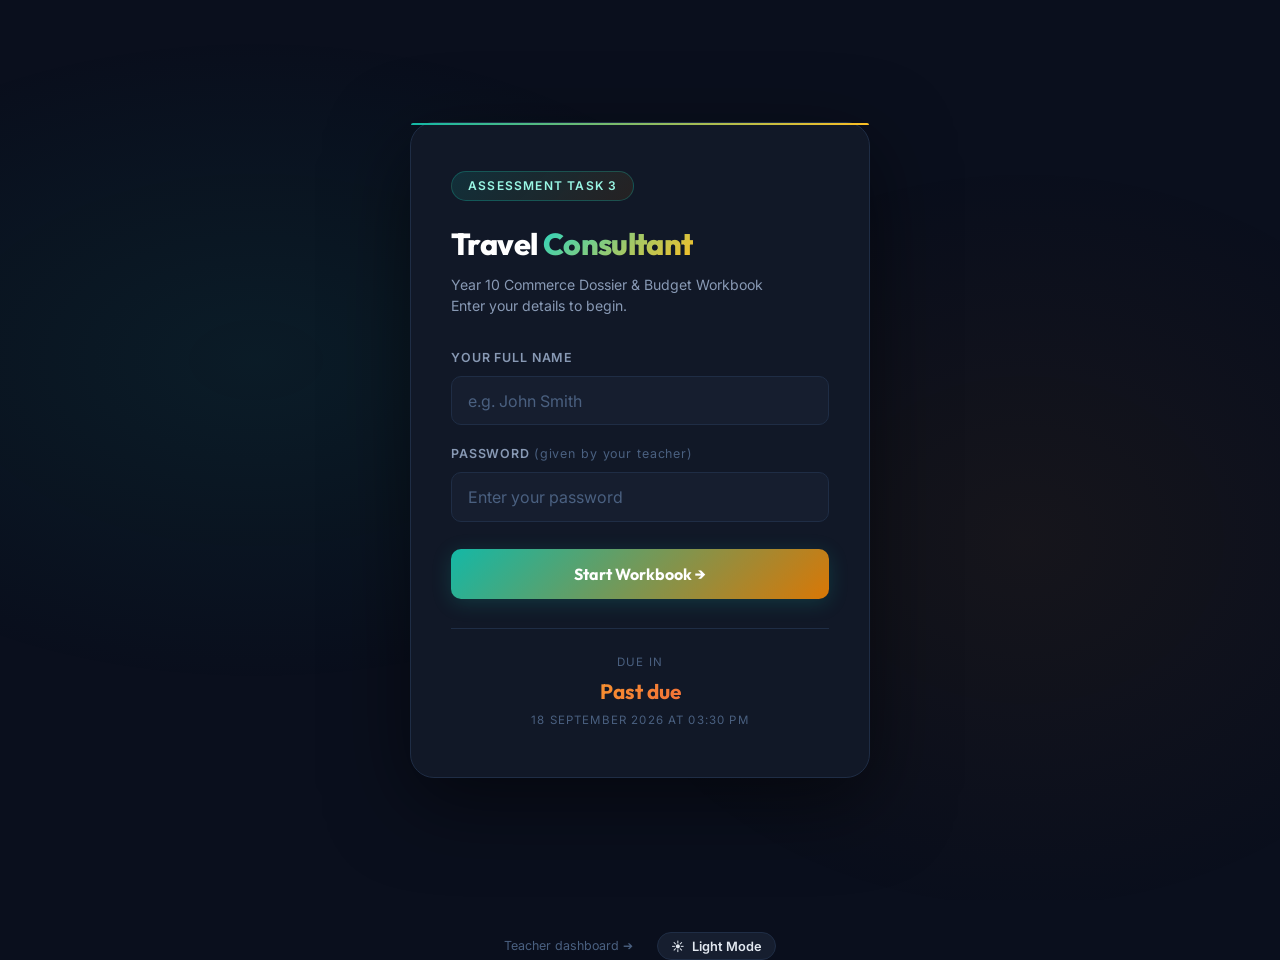
<file: scaffold.html>
<!DOCTYPE html>
<html lang="en">
<head>
  <meta charset="UTF-8" />
  <meta name="viewport" content="width=device-width, initial-scale=1.0"/>
  <title>Year 10 Commerce — Travel Assessment Workbook</title>
  <link rel="preconnect" href="https://fonts.googleapis.com">
  <link rel="preconnect" href="https://fonts.gstatic.com" crossorigin>
  <link href="https://fonts.googleapis.com/css2?family=Inter:wght@300;400;500;600;700&family=Outfit:wght@400;600;700;800&display=swap" rel="stylesheet">
  <link rel="stylesheet" href="style.css"/>
  <script>
    (function() {
      const t = localStorage.getItem('app_theme') || 'dark';
      document.documentElement.setAttribute('data-theme', t);
    })();
  </script>
</head>
<body>

  <!-- SUBMISSION OVERLAY -->
  <div class="submit-overlay" id="submit-overlay">
    <div class="submit-modal">
      <div class="submit-spinner" id="submit-spinner">
        <div class="spinner"></div>
        <p>Submitting your completed travel dossier...</p>
      </div>
      <div class="submit-success" id="submit-success" style="display:none">
        <div class="success-icon">✅</div>
        <h2>Dossier Submitted Successfully!</h2>
        <p id="submit-success-name"></p>
        <p class="submit-ts" id="submit-ts"></p>
        <button class="success-btn" onclick="document.getElementById('submit-overlay').style.display='none'">Keep editing</button>
      </div>
      <div class="submit-fail" id="submit-fail" style="display:none">
        <div class="fail-icon">⚠️</div>
        <h2>Submission Failed</h2>
        <p id="submit-fail-msg"></p>
        <button class="fail-btn" onclick="document.getElementById('submit-overlay').style.display='none'">Close</button>
      </div>
    </div>
  </div>

  <!-- GOOGLE DOCS EXPORT MODAL -->
  <div class="submit-overlay" id="gdocs-modal-overlay" style="display:none;">
    <div class="submit-modal" style="max-width: 520px; text-align: left;">
      <div style="display: flex; align-items: center; justify-content: space-between; border-bottom: 1px solid var(--border); padding-bottom: 0.8rem; margin-bottom: 1rem;">
        <div style="display: flex; align-items: center; gap: 0.6rem;">
          <span style="font-size: 1.5rem;">📄</span>
          <h2 style="margin:0; font-size: 1.25rem;">Export to Google Docs</h2>
        </div>
        <button onclick="closeGDocsModal()" style="background:transparent; border:none; color:var(--text-muted); font-size:1.3rem; cursor:pointer;" title="Close">✕</button>
      </div>

      <p style="font-size:0.9rem; color:var(--text); margin-bottom: 1rem; line-height: 1.5;">
        <strong style="color:var(--teal);">✅ Your complete formatted dossier has been copied to your clipboard!</strong>
      </p>

      <div style="background: var(--bg-card2); border: 1px solid var(--border); border-radius: 8px; padding: 0.9rem; margin-bottom: 1rem;">
        <div style="font-weight: bold; font-size: 0.88rem; color: var(--text); margin-bottom: 0.3rem;">Method 1: Instant Paste into Google Docs (Fastest)</div>
        <ol style="font-size: 0.82rem; color: var(--text-muted); margin-left: 1.2rem; line-height: 1.6;">
          <li>Click the blue button below to open a new blank Google Doc.</li>
          <li>In your Google Doc, press <strong style="color:var(--text);">Ctrl + V</strong> (or <strong style="color:var(--text);">Cmd + V</strong> on Mac) to paste your complete dossier!</li>
        </ol>
      </div>

      <div style="background: var(--bg-card2); border: 1px solid var(--border); border-radius: 8px; padding: 0.9rem; margin-bottom: 1.2rem;">
        <div style="font-weight: bold; font-size: 0.88rem; color: var(--text); margin-bottom: 0.3rem;">Method 2: Google Drive File Upload</div>
        <p style="font-size: 0.82rem; color: var(--text-muted); margin: 0; line-height: 1.5;">
          A Google Docs-compatible file (<code style="color:var(--teal);" id="gdocs-download-name">Dossier.doc</code>) was also downloaded to your downloads folder. You can drag it directly into your <strong style="color:var(--text);">Google Drive</strong> and choose <strong style="color:var(--text);">"Open with Google Docs"</strong>.
        </p>
      </div>

      <div style="display: flex; gap: 0.6rem; flex-wrap: wrap;">
        <a href="https://docs.new" target="_blank" class="success-btn" style="flex: 1; text-align: center; text-decoration: none; display: flex; align-items: center; justify-content: center; gap: 0.5rem; background: #2563eb; color: #fff; padding: 0.75rem 1rem; margin-top:0; border-radius:8px; font-weight:700;">
          🚀 Open Blank Google Doc (docs.new)
        </a>
        <button class="fail-btn" onclick="closeGDocsModal()" style="width: auto; padding: 0.75rem 1.2rem; margin-top:0; border-radius:8px;">Done</button>
      </div>
    </div>
  </div>

  <!-- HEADER -->
  <header class="site-header">
    <div class="header-inner">
      <div class="header-top-row">
        <div class="header-badge">Assessment Task 3 · 25%</div>
        <div style="display:flex; align-items:center; gap:0.75rem;">
          <button class="theme-toggle-btn" id="theme-toggle-btn" onclick="toggleTheme()" title="Switch between Dark and Light background">
            <span id="theme-icon">☀️</span> <span id="theme-text">Light Mode</span>
          </button>
          <div class="student-chip" id="student-chip">
            <span class="student-avatar" id="student-avatar">?</span>
            <span id="student-name-display">Loading...</span>
            <a href="index.html?logout=1" class="logout-link" title="Logout/Switch Student">✕</a>
          </div>
        </div>
      </div>
      <h1 class="header-title">Travel <span class="accent">Consultant Dossier</span></h1>
      <p class="header-subtitle">Designing an authentic travel package for an 18-25 client under a strict $10,000 AUD limit.</p>
      
      <div class="header-meta">
        <div class="meta-chip"><span class="meta-icon">📅</span><span id="due-date-meta">Due: Monday 18th Sept 3:30pm</span></div>
        <div class="meta-chip"><span class="meta-icon">✈️</span><span>Duration: 7-10 Days</span></div>
        <div class="meta-chip"><span class="meta-icon">💰</span><span>Budget Cap: $10,000 AUD</span></div>
      </div>

      <div class="countdown-wrapper">
        <div class="countdown-label">⏰ Submission Countdown</div>
        <div id="countdown" class="countdown-display">--d --h --m --s</div>
      </div>
    </div>
  </header>

  <main class="container">
    <!-- TABS NAVIGATION -->
    <div class="tabs">
      <button class="tab-btn active" data-tab="overview">📋 Overview &amp; Milestones</button>
      <button class="tab-btn" data-tab="parta">✈️ Part A: Destination &amp; Quotes</button>
      <button class="tab-btn" data-tab="partb">💰 Part B: Budget Spreadsheet</button>
      <button class="tab-btn" data-tab="partc">🔍 Part C: Smartraveller &amp; Laws</button>
      <button class="tab-btn" data-tab="partd">🚨 Part D: Emergency Crisis</button>
    </div>

    <!-- =================== TAB 1: OVERVIEW & MILESTONES =================== -->
    <div class="tab-content active" id="tab-content-overview">
      <div class="goals-banner">
        <div class="goals-title">💡 Assessment Context</div>
        <p class="goals-list" style="margin-left: 0;">Over this term, you have learnt how to plan for travel and how to solve problems encountered when travelling. As an independent Travel Consultant, you will design an authentic travel package for a client in the 18–25 age demographic with a strict total budget limit of $10,000 AUD.</p>
      </div>

      <div class="scaffold-card">
        <h3 class="card-title">Outcomes Assessed</h3>
        <p class="card-subtitle">These are the syllabus outcomes evaluated in this project:</p>
        <ul style="margin-left: 1.5rem; margin-top: 1rem; font-size: 0.88rem; display: flex; flex-direction: column; gap: 0.6rem;">
          <li><strong>COM5-1:</strong> Applies consumer, financial, economic, business, legal, political and employment concepts and terminology in a variety of contexts.</li>
          <li><strong>COM5-4:</strong> Analyses key factors affecting decisions.</li>
          <li><strong>COM5-5:</strong> Evaluates options for solving problems and issues.</li>
          <li><strong>COM5-6:</strong> Develops and implements plans designed to achieve goals.</li>
          <li><strong>COM5-7:</strong> Researches and assesses information using a variety of sources.</li>
          <li><strong>COM5-8:</strong> Explains information using a variety of forms.</li>
        </ul>
      </div>

      <div class="scaffold-card" style="border-color: rgba(20, 184, 166, 0.4); background: linear-gradient(135deg, rgba(20, 184, 166, 0.05) 0%, transparent 100%);">
        <h3 class="card-title">📂 Document Templates &amp; Downloads</h3>
        <p class="card-subtitle">Download the formal templates for your portfolio assessment. You must submit both documents:</p>
        <div style="display: flex; gap: 1rem; margin-top: 1.2rem; flex-wrap: wrap;">
          <a href="Client_Travel_Dossier_Template.html" download class="btn-submit-final" style="text-decoration: none; display: inline-flex; align-items: center; gap: 0.5rem; background: var(--teal); border-color: rgba(20, 184, 166, 0.4);" title="Download MS Word / Google Doc Template">
            <span>📝</span> Download Dossier Word Template
          </a>
          <div style="font-size: 0.82rem; color: var(--text-muted); display: flex; align-items: center; max-width: 500px; line-height: 1.4;">
            <span>ℹ️ Right-click the downloaded file and choose <strong>"Open with Microsoft Word"</strong> (or upload to <strong>Google Docs</strong>) to fill in your work and easily paste your screenshot snippets.</span>
          </div>
        </div>
      </div>

      <div class="scaffold-card">
        <h3 class="card-title">Key Milestones &amp; In-Class Support</h3>
        <p class="card-subtitle">Use your lesson periods in Weeks 7, 8, and 9 to complete these steps:</p>
        
        <div class="checklist" style="margin-top: 1.2rem;">
          <label class="check-item">
            <input type="checkbox" id="milestone-w7"/>
            <span class="check-text">
              <strong class="check-title">Week 7 Milestone: Destination Selection &amp; Travel Logistics</strong>
              <span class="check-desc">Destination approved by teacher; initial flight and accommodation options researched and quotes sourced.</span>
            </span>
          </label>
          <label class="check-item">
            <input type="checkbox" id="milestone-w8"/>
            <span class="check-text">
              <strong class="check-title">Week 8 Milestone: Itemised Budget &amp; Safety Profile</strong>
              <span class="check-desc">Draft itemised budget spreadsheet with currency conversions completed; Smartraveller advisory levels checked.</span>
            </span>
          </label>
          <label class="check-item">
            <input type="checkbox" id="milestone-w9"/>
            <span class="check-text">
              <strong class="check-title">Week 9 Milestone: Final Submission &amp; Validation</strong>
              <span class="check-desc">Digital submission of Dossier and Budget Spreadsheet by Friday 3:30pm. Complete the 15-minute handwritten in-class validation check.</span>
            </span>
          </label>
        </div>
      </div>
    </div>

    <!-- =================== TAB 2: PART A - DESTINATION & QUOTES =================== -->
    <div class="tab-content" id="tab-content-parta">
      <!-- Destination Profile -->
      <div class="scaffold-card">
        <div class="card-header-row">
          <div>
            <h3 class="card-title">Destination Profile &amp; Tourism Classification</h3>
            <p class="card-subtitle">Select where your client is travelling and the primary type of tourism.</p>
          </div>
          <span class="marks-badge">8 Marks (A)</span>
        </div>

        <div class="grid-2col">
          <div class="form-group">
            <label for="dest-country">Destination City &amp; Country<span class="required">*</span></label>
            <input type="text" id="dest-country" class="field-input" placeholder="e.g. Tokyo, Japan"/>
          </div>
          <div class="form-group">
            <label for="tourism-type">Primary Type of Tourism<span class="required">*</span></label>
            <select id="tourism-type" class="field-select">
              <option value="">-- Select Type --</option>
              <option value="Adventure">Adventure Tourism</option>
              <option value="Cultural">Cultural Tourism</option>
              <option value="Ecotourism">Ecotourism</option>
              <option value="Recreational">Recreational Tourism</option>
              <option value="Other">Other / Combination</option>
            </select>
          </div>
        </div>

        <div class="form-group">
          <label for="dest-reason">Justification: Why this destination suits an 18–25 year old?<span class="required">*</span></label>
          <p class="card-subtitle" style="margin-bottom: 0.5rem;">Write 3–4 sentences explaining what makes this holiday suitable for this demographic (e.g. adventure, affordability, nightlife, culture).</p>
          <textarea id="dest-reason" class="field-textarea" rows="4" placeholder="Write your justification here..."></textarea>
          <div class="word-counter-wrapper">
            Words: <span class="count" id="dest-reason-words">0</span> / Rec: 60+
          </div>
        </div>
      </div>

      <!-- 7-10 Day Itinerary -->
      <div class="scaffold-card">
        <h3 class="card-title">7–10 Day Itinerary Table</h3>
        <p class="card-subtitle">Plan a detailed daily schedule. You must include at least one cultural landmark, historical site, or guided cultural tour, marked by checking the "Cultural?" box.</p>
        
        <div class="itinerary-controls" style="margin-top: 1.2rem;">
          <label for="trip-duration">Select Trip Length:</label>
          <select id="trip-duration" class="field-select" style="max-width: 150px;">
            <option value="7">7 Days</option>
            <option value="8">8 Days</option>
            <option value="9">9 Days</option>
            <option value="10">10 Days</option>
          </select>
          <span style="font-size: 0.8rem; color: var(--teal); font-weight: 600;" id="cultural-check-indicator">⚠️ Please mark at least one cultural landmark/site below.</span>
        </div>

        <div class="table-responsive">
          <table class="scaffold-table" id="itinerary-table">
            <thead>
              <tr>
                <th style="width: 80px;">Day</th>
                <th>Morning Plan</th>
                <th>Afternoon Activity</th>
                <th>Evening Plan</th>
                <th>Stay Overnight</th>
                <th style="width: 75px; text-align: center;">Cultural?</th>
              </tr>
            </thead>
            <tbody id="itinerary-tbody">
              <!-- JS will dynamically populate rows based on trip-duration -->
            </tbody>
          </table>
        </div>
      </div>

      <!-- Sourced Flight Quotes -->
      <div class="scaffold-card">
        <h3 class="card-title">Comparative Return Flight Quotes (From Sydney)</h3>
        <p class="card-subtitle">Source two different flight options and insert their details below.</p>
        
        <div class="grid-2col" style="margin-top: 1.2rem;">
          <!-- Flight Quote 1 -->
          <div class="quote-box">
            <div class="quote-box-title">✈️ Flight Option 1 (Selected by default)</div>
            <div class="form-group">
              <label for="flight1-airline">Airline Name<span class="required">*</span></label>
              <input type="text" id="flight1-airline" class="field-input" placeholder="e.g. Qantas"/>
            </div>
            <div class="form-group">
              <label for="flight1-number">Flight Number(s)<span class="required">*</span></label>
              <input type="text" id="flight1-number" class="field-input" placeholder="e.g. QF25 / QF26"/>
            </div>
            <div class="form-group">
              <label for="flight1-baggage">Baggage Rules<span class="required">*</span></label>
              <input type="text" id="flight1-baggage" class="field-input" placeholder="e.g. 30kg checked baggage included"/>
            </div>
            <div class="form-group">
              <label for="flight1-price">Total Price (AUD)<span class="required">*</span></label>
              <input type="number" id="flight1-price" class="field-input" placeholder="e.g. 1450" min="0"/>
            </div>
            <div class="form-group">
              <label for="flight1-link">Link / Screenshot Reference<span class="required">*</span></label>
              <input type="url" id="flight1-link" class="field-input" placeholder="e.g. https://skyscanner.com/qantas-quote"/>
            </div>
          </div>

          <!-- Flight Quote 2 -->
          <div class="quote-box">
            <div class="quote-box-title">✈️ Flight Option 2</div>
            <div class="form-group">
              <label for="flight2-airline">Airline Name</label>
              <input type="text" id="flight2-airline" class="field-input" placeholder="e.g. Singapore Airlines"/>
            </div>
            <div class="form-group">
              <label for="flight2-number">Flight Number(s)</label>
              <input type="text" id="flight2-number" class="field-input" placeholder="e.g. SQ211 / SQ212"/>
            </div>
            <div class="form-group">
              <label for="flight2-baggage">Baggage Rules</label>
              <input type="text" id="flight2-baggage" class="field-input" placeholder="e.g. 25kg checked baggage included"/>
            </div>
            <div class="form-group">
              <label for="flight2-price">Total Price (AUD)</label>
              <input type="number" id="flight2-price" class="field-input" placeholder="e.g. 1290" min="0"/>
            </div>
            <div class="form-group">
              <label for="flight2-link">Link / Screenshot Reference</label>
              <input type="url" id="flight2-link" class="field-input" placeholder="e.g. https://skyscanner.com/singapore-quote"/>
            </div>
          </div>
        </div>

        <div class="form-group">
          <label for="flight-selection-reason">Which flight option did you select and why?</label>
          <textarea id="flight-selection-reason" class="field-textarea" rows="2" placeholder="Explain your preference (e.g. cheaper price, direct flight, better baggage limits)..."></textarea>
        </div>
      </div>

      <!-- Sourced Accommodation Quotes -->
      <div class="scaffold-card">
        <h3 class="card-title">Comparative Accommodation Quotes</h3>
        <p class="card-subtitle">Compare two different accommodation properties in your main destination city (e.g., Youth Hostel vs. Hotel or Airbnb).</p>
        
        <div class="grid-2col" style="margin-top: 1.2rem;">
          <!-- Acc Option 1 -->
          <div class="quote-box">
            <div class="quote-box-title">🏨 Accommodation Option 1</div>
            <div class="form-group">
              <label for="acc1-name">Property Name<span class="required">*</span></label>
              <input type="text" id="acc1-name" class="field-input" placeholder="e.g. Khaosan Youth Hostel Tokyo"/>
            </div>
            <div class="form-group">
              <label for="acc1-location">Location / Area<span class="required">*</span></label>
              <input type="text" id="acc1-location" class="field-input" placeholder="e.g. Asakusa, Tokyo"/>
            </div>
            <div class="form-group">
              <label for="acc1-rate">Price per Night (AUD)<span class="required">*</span></label>
              <input type="number" id="acc1-rate" class="field-input" placeholder="e.g. 45" min="0"/>
            </div>
            <div class="form-group">
              <label for="acc1-link">Link / Screenshot Reference<span class="required">*</span></label>
              <input type="url" id="acc1-link" class="field-input" placeholder="e.g. https://booking.com/hostel-tokyo"/>
            </div>
          </div>

          <!-- Acc Option 2 -->
          <div class="quote-box">
            <div class="quote-box-title">🏨 Accommodation Option 2</div>
            <div class="form-group">
              <label for="acc2-name">Property Name</label>
              <input type="text" id="acc2-name" class="field-input" placeholder="e.g. Hotel Sunroute Plaza Shinjuku"/>
            </div>
            <div class="form-group">
              <label for="acc2-location">Location / Area</label>
              <input type="text" id="acc2-location" class="field-input" placeholder="e.g. Shinjuku, Tokyo"/>
            </div>
            <div class="form-group">
              <label for="acc2-rate">Price per Night (AUD)</label>
              <input type="number" id="acc2-rate" class="field-input" placeholder="e.g. 160" min="0"/>
            </div>
            <div class="form-group">
              <label for="acc2-link">Link / Screenshot Reference</label>
              <input type="url" id="acc2-link" class="field-input" placeholder="e.g. https://booking.com/hotel-tokyo-shinjuku"/>
            </div>
          </div>
        </div>

        <div class="form-group">
          <label for="acc-selection-reason">Which accommodation option did you select and why?</label>
          <textarea id="acc-selection-reason" class="field-textarea" rows="2" placeholder="Explain your preference (e.g. closer to city centre, kitchen facilities, cheaper rates for youths)..."></textarea>
        </div>
      </div>
    </div>

    <!-- =================== TAB 3: PART B - BUDGET SPREADSHEET =================== -->
    <div class="tab-content" id="tab-content-partb">
      <div class="scaffold-card">
        <div class="card-header-row">
          <div>
            <h3 class="card-title">Financial Budget Draft Calculator</h3>
            <p class="card-subtitle">Set up currency conversion rules and draft your budget items below. Check that your Grand Total remains under the strict $10,000 AUD limit, and includes a 5–10% contingency fund ($500 - $1,000 AUD).</p>
          </div>
          <span class="marks-badge">8 Marks (B)</span>
        </div>

        <!-- Currency Conversion Rules -->
        <div class="budget-setup-grid" style="grid-template-columns: repeat(auto-fit, minmax(200px, 1fr));">
          <div class="form-group" style="margin-bottom:0;">
            <label for="budget-currency-code">Destination Currency</label>
            <input type="text" id="budget-currency-code" class="field-input" placeholder="e.g. JPY, USD, EUR" value="USD"/>
          </div>
          <div class="form-group" style="margin-bottom:0;">
            <label for="budget-rate-direction">Conversion Direction</label>
            <select id="budget-rate-direction" class="field-select" style="padding:0.75rem 0.9rem;">
              <option value="aud_to_foreign" selected>1 AUD = [Rate] Foreign</option>
              <option value="foreign_to_aud">1 Foreign = [Rate] AUD</option>
            </select>
          </div>
          <div class="form-group" style="margin-bottom:0;">
            <label for="budget-exchange-rate" id="budget-rate-label">Exchange Rate (1 AUD = ?)</label>
            <input type="number" id="budget-exchange-rate" class="field-input" placeholder="e.g. 0.65" value="0.65" step="any" min="0.000001"/>
          </div>
        </div>
        <div id="currency-helper-box" style="margin-top:-0.6rem; margin-bottom:1.5rem; padding:0.65rem 1rem; background:var(--bg-card2); border:1px solid var(--border); border-radius:8px; font-size:0.82rem; color:var(--text); display:flex; align-items:center; justify-content:space-between; flex-wrap:wrap; gap:0.5rem;">
          <div id="currency-formula-text">📐 Formula: <code style="color:var(--teal); font-family:monospace; background:rgba(0,0,0,0.15); padding:0.15rem 0.3rem; border-radius:4px;">AUD = Foreign ÷ Rate</code></div>
          <div id="currency-preview-text" style="font-weight:600; color:var(--teal);">💡 Live Example: 100 USD = $153.85 AUD</div>
        </div>

        <!-- Budget Items Table -->
        <div class="table-responsive">
          <table class="scaffold-table budget-builder-table">
            <thead>
              <tr>
                <th style="width:160px;">Category</th>
                <th>Description</th>
                <th style="width:130px;">Cost (Amount)</th>
                <th style="width:95px; text-align:center;">Currency</th>
                <th style="width:120px;">Cost (AUD)</th>
                <th style="width:50px; text-align:center;">Remove</th>
              </tr>
            </thead>
            <tbody id="budget-tbody">
              <!-- Dynamic Rows will be inserted here -->
            </tbody>
          </table>
        </div>

        <!-- Add Custom Button -->
        <div class="budget-actions">
          <button class="btn-add-row" onclick="addBudgetRow()">➕ Add Custom Budget Row</button>
        </div>

        <!-- Budget Summaries -->
        <div class="budget-summary-box">
          <div class="summary-title">Financial Summary</div>
          
          <div class="summary-row">
            <span>Base Travel Expenses (excl. Contingency):</span>
            <span id="budget-base-aud">$0.00 AUD</span>
          </div>

          <div class="summary-row">
            <span>Contingency Fund (5% to 10% target):</span>
            <div style="text-align: right;">
              <span id="budget-contingency-aud">$0.00 AUD</span>
              <div id="budget-contingency-percent" style="font-size:0.72rem; color:var(--text-muted);">0.0% of Base</div>
            </div>
          </div>

          <div class="summary-row bold">
            <span>Grand Total (Total Budget):</span>
            <span id="budget-grand-total-aud">$0.00 AUD</span>
          </div>

          <!-- Interactive Checks / Badges -->
          <div id="budget-status-cap" class="budget-badge">
            Checking budget caps...
          </div>

          <div id="budget-status-contingency" class="budget-badge" style="margin-top:0.6rem;">
            Checking contingency rules...
          </div>
        </div>
      </div>

      <!-- External Spreadsheet Submission Link -->
      <div class="scaffold-card">
        <h3 class="card-title">Google Sheets / Excel Link Submission</h3>
        <p class="card-subtitle">Paste the shareable link to your itemised spreadsheet. Make sure sharing settings are set to "Anyone with the link can view".</p>
        <div class="form-group" style="margin-top: 1rem;">
          <label for="external-spreadsheet-url">Google Sheets / Excel URL<span class="required">*</span></label>
          <input type="url" id="external-spreadsheet-url" class="field-input" placeholder="https://docs.google.com/spreadsheets/d/..."/>
        </div>
      </div>
    </div>

    <!-- =================== TAB 4: PART C - SMARTRAVELLER & LAWS =================== -->
    <div class="tab-content" id="tab-content-partc">
      <!-- Smartraveller Advisory & Entry Rules -->
      <div class="scaffold-card">
        <div class="card-header-row">
          <div>
            <h3 class="card-title">Smartraveller Advisory &amp; Entry Rules</h3>
            <p class="card-subtitle">Conduct due diligence on your destination using <a href="https://www.smartraveller.gov.au" target="_blank" style="color:var(--teal);">smartraveller.gov.au</a>.</p>
          </div>
          <span class="marks-badge">8 Marks (C)</span>
        </div>

        <div class="grid-2col">
          <div class="form-group">
            <label for="smartraveller-level">DFAT Safety Advice Level<span class="required">*</span></label>
            <select id="smartraveller-level" class="field-select">
              <option value="">-- Select Advice Level --</option>
              <option value="Level 1: Exercise normal safety precautions">Level 1: Exercise normal safety precautions</option>
              <option value="Level 2: Exercise a high degree of caution">Level 2: Exercise a high degree of caution</option>
              <option value="Level 3: Reconsider your need to travel">Level 3: Reconsider your need to travel</option>
              <option value="Level 4: Do not travel">Level 4: Do not travel</option>
            </select>
          </div>

          <div class="form-group">
            <label for="passport-validity">Passport Validity Requirement<span class="required">*</span></label>
            <input type="text" id="passport-validity" class="field-input" placeholder="e.g. At least 6 months validity remaining from entry date"/>
          </div>
        </div>

        <div class="grid-2col">
          <div class="form-group">
            <label for="safety-warning-1">Safety Warning 1<span class="required">*</span></label>
            <input type="text" id="safety-warning-1" class="field-input" placeholder="e.g. Scams targeting tourists in nightlife districts"/>
          </div>
          <div class="form-group">
            <label for="safety-warning-2">Safety Warning 2<span class="required">*</span></label>
            <input type="text" id="safety-warning-2" class="field-input" placeholder="e.g. High risk of natural disasters like earthquakes/typhoons"/>
          </div>
        </div>

        <div class="form-group">
          <label for="visa-requirement">Visa Requirements for Australian Citizens<span class="required">*</span></label>
          <textarea id="visa-requirement" class="field-textarea" rows="2" placeholder="Do you need a tourist visa? Can you apply online, on arrival, or do you need to go to an embassy?"></textarea>
        </div>
      </div>

      <!-- Local Laws & Cultural Customs -->
      <div class="scaffold-card">
        <h3 class="card-title">Local Laws &amp; Cultural Customs</h3>
        <p class="card-subtitle">Research local customs and legal differences to ensure your client avoids fines, arrest, or offending locals.</p>
        
        <div class="grid-2col" style="margin-top:1.2rem;">
          <!-- Laws -->
          <div class="quote-box">
            <div class="quote-box-title" style="color:var(--gold);">⚖️ Two Local Laws Different from Australia</div>
            <div class="form-group">
              <label for="local-law-1">Local Law 1<span class="required">*</span></label>
              <input type="text" id="local-law-1" class="field-input" placeholder="e.g. Strict ban on vaping and importing e-cigarettes"/>
            </div>
            <div class="form-group">
              <label for="local-law-2">Local Law 2<span class="required">*</span></label>
              <input type="text" id="local-law-2" class="field-input" placeholder="e.g. Fines for jaywalking or eating on public streets"/>
            </div>
          </div>

          <!-- Customs -->
          <div class="quote-box">
            <div class="quote-box-title" style="color:var(--gold);">🤝 Two Cultural Customs or Dress Codes</div>
            <div class="form-group">
              <label for="cultural-custom-1">Cultural Custom / Dress Code 1<span class="required">*</span></label>
              <input type="text" id="cultural-custom-1" class="field-input" placeholder="e.g. Bowing slightly to greet others and using two hands to pay"/>
            </div>
            <div class="form-group">
              <label for="cultural-custom-2">Cultural Custom / Dress Code 2<span class="required">*</span></label>
              <input type="text" id="cultural-custom-2" class="field-input" placeholder="e.g. Cover shoulders and knees when visiting temples/shrines"/>
            </div>
          </div>
        </div>
      </div>

      <!-- Travel Insurance Quotes -->
      <div class="scaffold-card">
        <h3 class="card-title">Travel Insurance Comparison</h3>
        <p class="card-subtitle">Source two different quotes from real travel insurance providers for your exact trip details and select the best one.</p>
        
        <div class="insurance-grid" style="margin-top: 1.2rem;">
          <!-- Ins 1 -->
          <div class="quote-box">
            <div class="quote-box-title">🛡️ Insurance Option 1</div>
            <div class="form-group">
              <label for="ins1-provider">Provider Name<span class="required">*</span></label>
              <input type="text" id="ins1-provider" class="field-input" placeholder="e.g. Cover-More"/>
            </div>
            <div class="form-group">
              <label for="ins1-medical">Medical Coverage Limit<span class="required">*</span></label>
              <input type="text" id="ins1-medical" class="field-input" placeholder="e.g. Unlimited Medical Cover"/>
            </div>
            <div class="form-group">
              <label for="ins1-excess">Excess Fee (AUD)<span class="required">*</span></label>
              <input type="number" id="ins1-excess" class="field-input" placeholder="e.g. 250" min="0"/>
            </div>
            <div class="form-group">
              <label for="ins1-premium">Total Premium Price (AUD)<span class="required">*</span></label>
              <input type="number" id="ins1-premium" class="field-input" placeholder="e.g. 85" min="0"/>
            </div>
            <div class="form-group">
              <label for="ins1-link">Link / Screenshot Quote Reference<span class="required">*</span></label>
              <input type="url" id="ins1-link" class="field-input" placeholder="e.g. https://quote.covermore.com.au/..."/>
            </div>
          </div>

          <!-- Ins 2 -->
          <div class="quote-box">
            <div class="quote-box-title">🛡️ Insurance Option 2</div>
            <div class="form-group">
              <label for="ins2-provider">Provider Name</label>
              <input type="text" id="ins2-provider" class="field-input" placeholder="e.g. Fast Cover"/>
            </div>
            <div class="form-group">
              <label for="ins2-medical">Medical Coverage Limit</label>
              <input type="text" id="ins2-medical" class="field-input" placeholder="e.g. $10,000,000 Medical Cover"/>
            </div>
            <div class="form-group">
              <label for="ins2-excess">Excess Fee (AUD)</label>
              <input type="number" id="ins2-excess" class="field-input" placeholder="e.g. 100" min="0"/>
            </div>
            <div class="form-group">
              <label for="ins2-premium">Total Premium Price (AUD)</label>
              <input type="number" id="ins2-premium" class="field-input" placeholder="e.g. 98" min="0"/>
            </div>
            <div class="form-group">
              <label for="ins2-link">Link / Screenshot Quote Reference</label>
              <input type="url" id="ins2-link" class="field-input" placeholder="e.g. https://quote.fastcover.com.au/..."/>
            </div>
          </div>
        </div>

        <div class="grid-2col">
          <div class="form-group">
            <label for="ins-selected">Which Insurance Plan did you choose?<span class="required">*</span></label>
            <select id="ins-selected" class="field-select">
              <option value="">-- Select Option --</option>
              <option value="Option 1">Option 1 (e.g. Cover-More)</option>
              <option value="Option 2">Option 2 (e.g. Fast Cover)</option>
            </select>
          </div>
        </div>

        <div class="form-group">
          <label for="ins-justification">Justification for Selected Plan<span class="required">*</span></label>
          <p class="card-subtitle" style="margin-bottom: 0.5rem;">Write 2–3 sentences explaining why you selected this policy based on the medical cover limit, excess fee, and coverage for your planned activities.</p>
          <textarea id="ins-justification" class="field-textarea" rows="3" placeholder="Write your justification here..."></textarea>
          <div class="word-counter-wrapper">
            Words: <span class="count" id="ins-justification-words">0</span> / Rec: 40+
          </div>
        </div>
      </div>
    </div>

    <!-- =================== TAB 5: PART D - EMERGENCY PLAN =================== -->
    <div class="tab-content" id="tab-content-partd">
      <div class="scaffold-card">
        <div class="card-header-row">
          <div>
            <h3 class="card-title">Emergency Crisis Management Plan</h3>
            <p class="card-subtitle">Select ONE scenario below and write a comprehensive 3-step action response plan.</p>
          </div>
          <span class="marks-badge">6 Marks (D)</span>
        </div>

        <!-- Scenario Selector Card -->
        <div class="scenario-selector-wrapper">
          <label>Select Your Emergency Scenario:<span class="required">*</span></label>
          <div class="scenario-options">
            <div class="scenario-card" id="sc-card-theft" onclick="selectScenario('theft')">
              <div class="sc-title">Choice 1: Theft Crisis</div>
              <div class="sc-desc">Your passport, wallet, and smartphone are stolen from your hostel accommodation on Day 3.</div>
            </div>
            <div class="scenario-card" id="sc-card-medical" onclick="selectScenario('medical')">
              <div class="sc-title">Choice 2: Medical Crisis</div>
              <div class="sc-desc">You suffer an injury on a tourist excursion requiring immediate hospitalization and surgery.</div>
            </div>
            <div class="scenario-card" id="sc-card-grounding" onclick="selectScenario('grounding')">
              <div class="sc-title">Choice 3: Grounded Flight</div>
              <div class="sc-desc">Severe storms cancel all flights home for 4 days, leaving you stranded.</div>
            </div>
          </div>
          <input type="hidden" id="emergency-scenario" value=""/>
        </div>

        <!-- 3-Step Action Plan Form -->
        <div id="emergency-form-fields" style="display:none;">
          <!-- Step 1 -->
          <div class="form-group">
            <label for="em-step1">Step 1: First 24 Hours (Immediate Actions)<span class="required">*</span></label>
            <p class="card-subtitle" style="margin-bottom:0.5rem;">What are your immediate actions? (Who to call, police reports, cancelling credit cards, emergency travel insurance calls).</p>
            <textarea id="em-step1" class="field-textarea" rows="4" placeholder="Detail your step 1 response here..."></textarea>
            <div class="word-counter-wrapper">
              Words: <span class="count" id="em-step1-words">0</span> / Rec: 40+
            </div>
          </div>

          <!-- Step 2 -->
          <div class="form-group">
            <label for="em-step2">Step 2: The Australian Embassy Assistance<span class="required">*</span></label>
            <p class="card-subtitle" style="margin-bottom:0.5rem;">Explain what consular staff at the Australian Embassy CAN assist you with, and what they CANNOT do (e.g. paying bills or buying tickets).</p>
            <textarea id="em-step2" class="field-textarea" rows="4" placeholder="Detail your step 2 response here..."></textarea>
            <div class="word-counter-wrapper">
              Words: <span class="count" id="em-step2-words">0</span> / Rec: 40+
            </div>
          </div>

          <!-- Step 3 -->
          <div class="form-group">
            <label for="em-step3">Step 3: Emergency Funds &amp; Insurance Claims<span class="required">*</span></label>
            <p class="card-subtitle" style="margin-bottom:0.5rem;">Explain how you will contact your insurer to lodge a claim, how you will access emergency funds, and cover immediate accommodation/survival needs.</p>
            <textarea id="em-step3" class="field-textarea" rows="4" placeholder="Detail your step 3 response here..."></textarea>
            <div class="word-counter-wrapper">
              Words: <span class="count" id="em-step3-words">0</span> / Rec: 40+
            </div>
          </div>
        </div>

        <div id="emergency-placeholder-alert" style="text-align:center; padding:2rem; background:var(--bg-card2); border:1px dashed var(--border); border-radius:10px; color:var(--text-muted); font-size:0.9rem;">
          Please select one of the emergency scenarios above to display the step-by-step response forms.
        </div>
      </div>
    </div>
  </main>

  <footer class="submission-bar">
    <div class="sub-status-info">
      <div class="autosave-tag">
        <span class="save-spinner" id="save-spinner"></span>
        <span id="save-indicator">💾 Saved locally</span>
      </div>
      <div id="submit-status" style="font-size:0.85rem; font-weight:600;"></div>
    </div>
    <div style="display: flex; gap: 0.6rem; flex-wrap: wrap;">
      <button class="btn-submit-final" style="background: #1e293b; border-color: var(--border-light);" onclick="exportBudgetToCSV()" title="Download your budget as an Excel / Google Sheets CSV file">📥 Export Budget (Excel/Sheets)</button>
      <button class="btn-submit-final" style="background: #115e59; border-color: rgba(20, 184, 166, 0.4);" onclick="exportDossierToWord()" title="Download your complete dossier as a Word Document (.doc)">📥 Export Dossier (Word)</button>
      <button class="btn-submit-final" style="background: #1d4ed8; border-color: rgba(59, 130, 246, 0.5);" onclick="exportDossierToGoogleDocs()" title="Format, copy, and open your complete dossier in Google Docs">📄 Export (Google Docs)</button>
      <button class="btn-submit-final" style="background: #0f766e; border-color: rgba(20, 184, 166, 0.4);" onclick="exportDossierToPDF()" title="Open a print-friendly document to save as PDF">📥 Export Dossier (PDF)</button>
      <button class="btn-submit-final" id="submit-btn" onclick="openSubmitModal()">🚀 Submit Portfolio</button>
    </div>
  </footer>

  <script src="config.js"></script>
  <script src="app.js"></script>
</body>
</html>
</file>
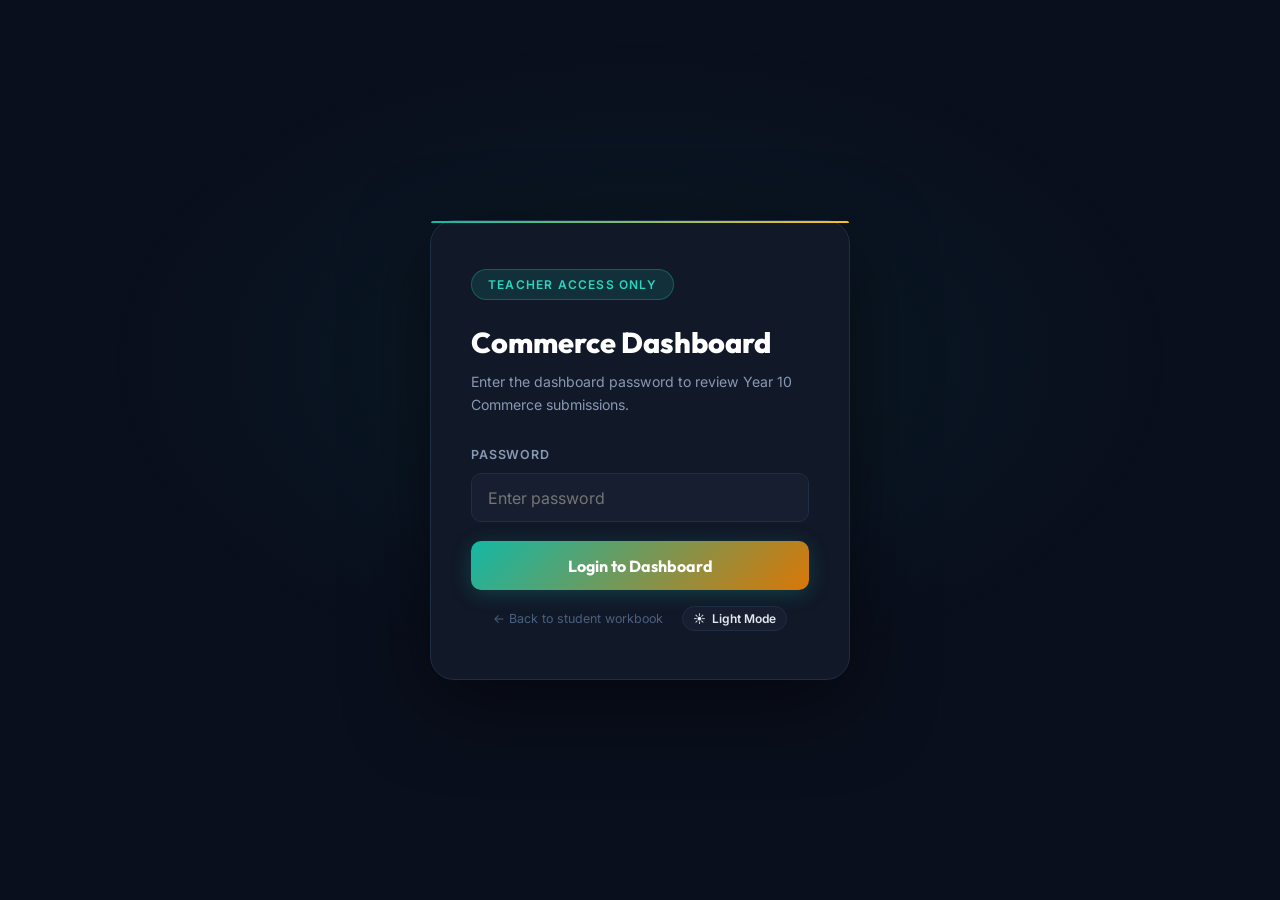
<file: teacher.html>
<!DOCTYPE html>
<html lang="en">
<head>
  <meta charset="UTF-8"/>
  <meta name="viewport" content="width=device-width, initial-scale=1.0"/>
  <title>Teacher Dashboard — Year 10 Commerce Travel</title>
  <link rel="preconnect" href="https://fonts.googleapis.com">
  <link rel="preconnect" href="https://fonts.gstatic.com" crossorigin>
  <link href="https://fonts.googleapis.com/css2?family=Inter:wght@300;400;500;600;700&family=Outfit:wght@400;600;700;800&display=swap" rel="stylesheet">
  <link rel="stylesheet" href="style.css"/>
  <script>
    (function() {
      const t = localStorage.getItem('app_theme') || 'dark';
      document.documentElement.setAttribute('data-theme', t);
    })();
  </script>
  <style>
    /* ---- TEACHER LOGIN ---- */
    .teacher-login-wrapper {
      min-height: 100vh; display: flex; align-items: center; justify-content: center;
      padding: 1.5rem; background: var(--bg);
    }
    .teacher-login-wrapper::before {
      content: ''; position: fixed; inset: 0; pointer-events: none;
      background: radial-gradient(ellipse 70% 60% at 50% 40%, rgba(20, 184, 166, 0.08) 0%, transparent 60%);
    }
    .teacher-login-card {
      background: var(--bg-card); border: 1px solid var(--border);
      border-radius: 24px; padding: 3rem 2.5rem;
      width: 100%; max-width: 420px;
      box-shadow: 0 24px 80px rgba(0,0,0,0.5);
      position: relative; animation: fadeInUp 0.4s ease both;
    }
    .teacher-login-card::before {
      content: ''; position: absolute; top:0;left:0;right:0; height:2px;
      border-radius:24px 24px 0 0;
      background: linear-gradient(90deg, var(--teal), var(--gold));
    }
    .tl-badge { display:inline-block; background:rgba(20, 184, 166, 0.15); border:1px solid rgba(20, 184, 166, 0.35); color:#2dd4bf; font-size:0.75rem; font-weight:600; letter-spacing:0.1em; text-transform:uppercase; padding:0.3rem 1rem; border-radius:100px; margin-bottom:1.2rem; }
    .tl-title { font-family:var(--font-head); font-size:1.8rem; font-weight:800; color:#fff; margin-bottom:0.4rem; }
    .tl-sub { font-size:0.88rem; color:var(--text-muted); margin-bottom:1.8rem; }
    .tl-field label { display:block; font-size:0.78rem; font-weight:600; color:var(--text-muted); text-transform:uppercase; letter-spacing:0.07em; margin-bottom:0.5rem; }
    .tl-field { margin-bottom:1.2rem; }
    .tl-input { width:100%; background:var(--bg-card2); border:1px solid var(--border); border-radius:10px; padding:0.85rem 1rem; color:var(--text); font-family:var(--font-body); font-size:1rem; transition:border-color 0.2s,box-shadow 0.2s; }
    .tl-input:focus { outline:none; border-color:var(--teal); box-shadow:0 0 0 3px rgba(20,184,166,0.15); }
    .tl-btn { width:100%; padding:0.9rem; background:linear-gradient(135deg,var(--teal),var(--gold-dark)); border:none; border-radius:10px; color:#fff; font-family:var(--font-head); font-size:1rem; font-weight:700; cursor:pointer; box-shadow:0 4px 20px rgba(20,184,166,0.25); transition:opacity 0.2s,transform 0.15s; }
    .tl-btn:hover { opacity:0.92; transform:translateY(-1px); }
    .tl-error { background:rgba(239,68,68,0.1); border:1px solid rgba(239,68,68,0.3); border-radius:8px; color:#fca5a5; font-size:0.85rem; padding:0.7rem 0.9rem; margin-top:0.8rem; display:none; }
    .tl-error.show { display:block; }
    .back-link { text-align:center; margin-top:1rem; }
    .back-link a { font-size:0.78rem; color:var(--text-dim); text-decoration:none; }
    .back-link a:hover { color:var(--teal); }

    /* ---- DASHBOARD ---- */
    #dashboard { display:none; }
    .dash-header { background:linear-gradient(135deg,#091a2e,#0d0b21); border-bottom:1px solid var(--border); padding:2rem 1.5rem; }
    .dash-header-inner { max-width:1100px; margin:0 auto; display:flex; align-items:center; justify-content:space-between; flex-wrap:wrap; gap:1rem; }
    .dash-title { font-family:var(--font-head); font-size:1.5rem; font-weight:800; color:#fff; }
    .dash-title span { background:linear-gradient(135deg,#2dd4bf,#fbbf24); -webkit-background-clip:text; -webkit-text-fill-color:transparent; background-clip:text; }
    .dash-actions { display:flex; gap:0.7rem; flex-wrap:wrap; }
    .dash-btn { padding:0.55rem 1.1rem; border-radius:8px; font-family:var(--font-body); font-size:0.85rem; font-weight:600; cursor:pointer; border:none; transition:all 0.2s; }
    .dash-btn-outline { background:transparent; border:1px solid var(--border-light); color:var(--text-muted); }
    .dash-btn-outline:hover { border-color:var(--teal); color:var(--teal); }
    .dash-btn-primary { background:linear-gradient(135deg,var(--teal),var(--gold-dark)); color:#fff; }
    .dash-btn-primary:hover { opacity:0.88; }

    .dash-container { max-width:1100px; margin:0 auto; padding:2rem 1.5rem; }

    /* Stats row */
    .dash-stats { display:grid; grid-template-columns:repeat(auto-fit,minmax(150px,1fr)); gap:0.8rem; margin-bottom:2rem; }
    .dash-stat { background:var(--bg-card); border:1px solid var(--border); border-radius:var(--radius); padding:1.2rem 1.4rem; }
    .ds-value { font-family:var(--font-head); font-size:2rem; font-weight:800; color:#fff; }
    .ds-label { font-size:0.78rem; color:var(--text-muted); text-transform:uppercase; letter-spacing:0.06em; margin-top:0.2rem; }
    .ds-blue .ds-value { color:var(--teal); }
    .ds-green .ds-value { color:var(--green); }
    .ds-amber .ds-value { color:var(--gold); }

    /* Controls */
    .dash-controls { display:flex; gap:0.7rem; margin-bottom:1.2rem; flex-wrap:wrap; align-items:center; }
    .dash-search { flex:1; min-width:200px; background:var(--bg-card); border:1px solid var(--border); border-radius:8px; padding:0.6rem 1rem; color:var(--text); font-family:var(--font-body); font-size:0.88rem; }
    .dash-search:focus { outline:none; border-color:var(--teal); }
    .sort-btn { padding:0.55rem 1rem; background:var(--bg-card); border:1px solid var(--border); border-radius:8px; color:var(--text-muted); font-size:0.82rem; cursor:pointer; }
    .sort-btn.active { border-color:var(--teal); color:var(--teal); }

    /* Student cards */
    .students-grid { display:grid; grid-template-columns:repeat(auto-fill,minmax(300px,1fr)); gap:1rem; }
    .student-card { background:var(--bg-card); border:1px solid var(--border); border-radius:var(--radius-lg); overflow:hidden; transition:border-color 0.2s,transform 0.2s; cursor:pointer; }
    .student-card:hover { border-color:var(--border-light); transform:translateY(-2px); }
    .student-card.expanded { grid-column:1/-1; border-color:var(--teal); }
    .sc-card-header { padding:1.2rem 1.4rem; display:flex; align-items:center; gap:0.9rem; }
    .sc-avatar { width:2.5rem; height:2.5rem; border-radius:50%; background:linear-gradient(135deg,var(--teal),var(--gold-dark)); display:flex; align-items:center; justify-content:center; font-weight:700; font-size:1rem; color:#fff; flex-shrink:0; }
    .sc-name { font-weight:600; font-size:0.95rem; color:#e2e8f0; }
    .sc-meta { font-size:0.75rem; color:var(--text-muted); margin-top:0.1rem; }
    .sc-expand-icon { margin-left:auto; color:var(--text-dim); font-size:0.9rem; transition:transform 0.2s; }
    .student-card.expanded .sc-expand-icon { transform:rotate(180deg); }

    .sc-preview { padding:0 1.4rem 1.2rem; display:flex; flex-wrap:wrap; gap:0.5rem; }
    .sc-tag { background:var(--bg-card2); border:1px solid var(--border); border-radius:100px; padding:0.2rem 0.7rem; font-size:0.73rem; color:var(--text-muted); }
    .sc-tag.filled { border-color:rgba(16,185,129,0.3); color:#86efac; background:rgba(16,185,129,0.07); }
    .sc-tag.empty { border-color:rgba(239,68,68,0.2); color:#fca5a5; background:rgba(239,68,68,0.06); }

    /* Expanded detail */
    .sc-detail { display:none; border-top:1px solid var(--border); padding:1.5rem; cursor:default; }
    .student-card.expanded .sc-detail { display:block; }
    .detail-section { margin-bottom:1.5rem; }
    .detail-section-title { font-family:var(--font-head); font-size:0.88rem; font-weight:700; color:var(--text-muted); text-transform:uppercase; letter-spacing:0.07em; margin-bottom:0.8rem; border-bottom:1px dashed var(--border-light); padding-bottom:0.3rem; }
    .detail-grid { display:grid; grid-template-columns:repeat(auto-fit,minmax(200px,1fr)); gap:1.2rem; }
    .detail-field { background:var(--bg-card2); border:1px solid var(--border); border-radius:8px; padding:0.8rem 1rem; }
    .detail-field.span-all { grid-column:1/-1; }
    .df-label { font-size:0.7rem; color:var(--text-muted); text-transform:uppercase; letter-spacing:0.05em; font-weight:600; }
    .df-value { font-size:0.88rem; color:#fff; margin-top:0.2rem; white-space:pre-wrap; word-break:break-word; }
    .df-value.empty { color:var(--text-dim); font-style:italic; }

    /* Table styles in detail */
    .detail-table { width:100%; border-collapse:collapse; font-size:0.82rem; margin-top:0.5rem; }
    .detail-table th { background:var(--bg-card); color:var(--text-muted); padding:0.5rem; text-align:left; border-bottom:1px solid var(--border); }
    .detail-table td { padding:0.5rem; border-bottom:1px solid var(--border); }

    .dash-loading { text-align:center; padding:3rem; display:flex; flex-direction:column; align-items:center; gap:0.8rem; color:var(--text-muted); }
    .dash-empty { text-align:center; padding:3rem; color:var(--text-muted); }
    .dash-empty-icon { font-size:3rem; margin-bottom:0.5rem; }
    @keyframes fadeInUp { from {opacity:0;transform:translateY(12px);} to {opacity:1;transform:translateY(0);} }
  </style>
</head>
<body>

  <!-- TEACHER LOGIN SECTION -->
  <div id="teacher-login" class="teacher-login-wrapper">
    <div class="teacher-login-card">
      <div class="tl-badge">Teacher Access Only</div>
      <h1 class="tl-title">Commerce Dashboard</h1>
      <p class="tl-sub">Enter the dashboard password to review Year 10 Commerce submissions.</p>

      <div class="tl-field">
        <label for="teacher-pw">Password</label>
        <input type="password" id="teacher-pw" class="tl-input" placeholder="Enter password" autocomplete="current-password"/>
      </div>

      <button class="tl-btn" onclick="teacherLogin()">Login to Dashboard</button>
      <div class="tl-error" id="tl-error"></div>

      <div class="back-link" style="display:flex; justify-content:center; align-items:center; gap:1.2rem;">
        <a href="index.html">← Back to student workbook</a>
        <button class="theme-toggle-btn" onclick="toggleTheme()" style="padding:0.25rem 0.6rem; font-size:0.75rem;" title="Switch between Dark and Light background">
          <span class="theme-icon">☀️</span> <span class="theme-text">Light Mode</span>
        </button>
      </div>
    </div>
  </div>

  <!-- DASHBOARD WORKSPACE -->
  <div id="dashboard">
    <header class="dash-header">
      <div class="dash-header-inner">
        <h1 class="dash-title">Year 10 Commerce <span>Teacher Dashboard</span></h1>
        
        <div class="dash-actions">
          <a href="#" id="sheet-link" target="_blank" class="dash-btn dash-btn-outline" style="text-decoration:none; display:none; align-items:center; gap:0.4rem;">
            <span>📊</span> Open Google Sheet
          </a>
          <button class="dash-btn dash-btn-outline" id="theme-toggle-btn" onclick="toggleTheme()" title="Switch between Dark and Light background">
            <span class="theme-icon">☀️</span> <span class="theme-text">Light Mode</span>
          </button>
          <button class="dash-btn dash-btn-outline" onclick="loadSubmissions()">🔄 Refresh Data</button>
          <button class="dash-btn dash-btn-outline" onclick="exportCSV()">📥 Export CSV</button>
          <button class="dash-btn dash-btn-primary" onclick="teacherLogout()">Logout</button>
        </div>
      </div>
    </header>

    <main class="dash-container">
      <!-- STATS STRIP -->
      <div class="dash-stats">
        <div class="dash-stat ds-blue">
          <div class="ds-value" id="stat-total">0</div>
          <div class="ds-label">Total Submissions</div>
        </div>
        <div class="dash-stat ds-green">
          <div class="ds-value" id="stat-today">0</div>
          <div class="ds-label">Submitted Today</div>
        </div>
        <div class="dash-stat ds-amber">
          <div class="ds-value" id="stat-under-budget">0%</div>
          <div class="ds-label">Under $10k Cap</div>
        </div>
        <div class="dash-stat">
          <div class="ds-value" style="font-size: 1.15rem; line-height: 2.2rem;" id="stat-last">—</div>
          <div class="ds-label">Last Submission</div>
        </div>
      </div>

      <!-- FILTERS AND SEARCH -->
      <div class="dash-controls">
        <input type="text" id="dash-search" class="dash-search" placeholder="Search students by name..." oninput="filterStudents()"/>
        <button id="sort-time" class="sort-btn active" onclick="sortBy('time')">Sort: Recent First</button>
        <button id="sort-name" class="sort-btn" onclick="sortBy('name')">Sort: A-Z Name</button>
      </div>

      <!-- SUBMISSIONS GRID -->
      <div id="students-container">
        <!-- Rendered by JS -->
      </div>
    </main>
  </div>

  <script src="config.js"></script>
  <script src="teacher.js"></script>
</body>
</html>
</file>
<file: style.css>
/* ===================================================
   YEAR 10 COMMERCE TRAVEL SCAFFOLD — STYLESHEET
   =================================================== */

/* ===== RESET & BASE ===== */
*, *::before, *::after {
  box-sizing: border-box;
  margin: 0;
  padding: 0;
}

:root {
  --bg:           #0a0f1d;
  --bg-card:      #111827;
  --bg-card2:     #161e2f;
  --border:       #1f2d45;
  --border-light: #2c3e59;

  --teal:         #14b8a6;
  --teal-dim:     rgba(20, 184, 166, 0.15);
  --gold:         #fbbf24;
  --gold-dark:    #d97706;
  --gold-dim:     rgba(217, 119, 6, 0.15);
  
  --green:        #10b981;
  --green-dim:    rgba(16, 185, 129, 0.15);
  --amber:        #f59e0b;
  --amber-dim:    rgba(245, 158, 11, 0.15);
  --red:          #ef4444;
  --red-dim:      rgba(239, 68, 68, 0.15);

  --text:         #e2e8f0;
  --text-muted:   #8899b4;
  --text-dim:     #4a6080;

  --radius:       12px;
  --radius-lg:    18px;
  --radius-sm:    8px;

  --font-body:    'Inter', sans-serif;
  --font-head:    'Outfit', sans-serif;

  --shadow:       0 4px 24px rgba(0, 0, 0, 0.4);
  --shadow-lg:    0 8px 40px rgba(0, 0, 0, 0.6);
}

/* ===== LIGHT THEME (WHITE BACKGROUND) ===== */
[data-theme="light"] {
  --bg:           #f8fafc;
  --bg-card:      #ffffff;
  --bg-card2:     #f1f5f9;
  --border:       #cbd5e1;
  --border-light: #94a3b8;

  --teal:         #0d9488;
  --teal-dim:     rgba(13, 148, 136, 0.12);
  --gold:         #b45309;
  --gold-dark:    #92400e;
  --gold-dim:     rgba(180, 83, 9, 0.12);
  
  --green:        #059669;
  --green-dim:    rgba(5, 150, 105, 0.12);
  --amber:        #d97706;
  --amber-dim:    rgba(217, 119, 6, 0.12);
  --red:          #dc2626;
  --red-dim:      rgba(220, 38, 38, 0.12);

  --text:         #0f172a;
  --text-muted:   #475569;
  --text-dim:     #64748b;

  --shadow:       0 4px 20px rgba(0, 0, 0, 0.06);
  --shadow-lg:    0 10px 30px rgba(0, 0, 0, 0.1);
}

[data-theme="light"] body {
  background: var(--bg);
  color: var(--text);
}

[data-theme="light"] .site-header,
[data-theme="light"] .dash-header {
  background: linear-gradient(135deg, #f0fdf4 0%, #f8fafc 50%, #eff6ff 100%);
  border-bottom: 1px solid var(--border);
}

[data-theme="light"] .site-header::before {
  background:
    radial-gradient(ellipse 80% 60% at 20% 50%, rgba(13, 148, 136, 0.08) 0%, transparent 60%),
    radial-gradient(ellipse 60% 80% at 80% 30%, rgba(217, 119, 6, 0.06) 0%, transparent 60%);
}

[data-theme="light"] .header-title,
[data-theme="light"] .dash-title,
[data-theme="light"] .tl-title,
[data-theme="light"] .login-title,
[data-theme="light"] .section-title,
[data-theme="light"] .card-title,
[data-theme="light"] .ov-label,
[data-theme="light"] .summary-title,
[data-theme="light"] .summary-row.bold,
[data-theme="light"] .sc-title,
[data-theme="light"] .submit-modal h2 {
  color: #0f172a;
}

[data-theme="light"] .header-badge {
  background: linear-gradient(135deg, rgba(13, 148, 136, 0.12), rgba(217, 119, 6, 0.12));
  border-color: rgba(13, 148, 136, 0.35);
  color: #0f766e;
}

[data-theme="light"] .student-chip {
  background: #ffffff;
  border-color: var(--border);
  color: var(--text);
  box-shadow: 0 1px 4px rgba(0,0,0,0.05);
}

[data-theme="light"] .meta-chip {
  background: #ffffff;
  border-color: var(--border);
  color: var(--text-muted);
  box-shadow: 0 1px 3px rgba(0,0,0,0.04);
}

[data-theme="light"] .countdown-display {
  background: #ffffff;
  border-color: var(--border);
  color: #0f172a;
  box-shadow: 0 2px 8px rgba(0,0,0,0.06);
}

[data-theme="light"] .tab-btn:hover {
  color: #0f172a;
  border-bottom-color: var(--border-light);
}

[data-theme="light"] .tab-btn.active {
  color: var(--teal);
  border-bottom-color: var(--teal);
  background: linear-gradient(to top, rgba(13, 148, 136, 0.08), transparent);
}

[data-theme="light"] .field-input,
[data-theme="light"] .field-select,
[data-theme="light"] .field-textarea,
[data-theme="light"] .tl-input,
[data-theme="light"] .login-input {
  background: #ffffff;
  border-color: #cbd5e1;
  color: #0f172a;
}

[data-theme="light"] .field-input:focus,
[data-theme="light"] .field-select:focus,
[data-theme="light"] .field-textarea:focus,
[data-theme="light"] .tl-input:focus,
[data-theme="light"] .login-input:focus {
  border-color: var(--teal);
  background: #ffffff;
  box-shadow: 0 0 0 3px rgba(13, 148, 136, 0.12);
}

[data-theme="light"] .goals-banner {
  background: linear-gradient(135deg, rgba(13, 148, 136, 0.08) 0%, rgba(217, 119, 6, 0.05) 100%);
  border-color: rgba(13, 148, 136, 0.3);
}

[data-theme="light"] .goals-title {
  color: #0f766e;
}

[data-theme="light"] .goals-list {
  color: #334155;
}

[data-theme="light"] .check-item {
  background: #ffffff;
  border-color: var(--border);
}

[data-theme="light"] .check-desc {
  color: var(--text-muted);
}

[data-theme="light"] .scaffold-table th {
  background: #f1f5f9;
  color: #334155;
  border-bottom: 1px solid var(--border);
}

[data-theme="light"] .scaffold-table td {
  border-bottom: 1px solid #e2e8f0;
}

[data-theme="light"] .table-responsive {
  background: #ffffff;
  border-color: var(--border);
}

[data-theme="light"] .itinerary-controls,
[data-theme="light"] .budget-setup-grid,
[data-theme="light"] .budget-summary-box,
[data-theme="light"] .quote-box,
[data-theme="light"] .scenario-selector-wrapper {
  background: #f8fafc;
  border-color: var(--border);
}

[data-theme="light"] .scenario-card {
  background: #ffffff;
  border-color: var(--border);
}

[data-theme="light"] .scenario-card.selected {
  background: rgba(13, 148, 136, 0.08);
  border-color: var(--teal);
}

[data-theme="light"] .submission-bar {
  background: rgba(255, 255, 255, 0.95);
  border-top-color: var(--border);
  box-shadow: 0 -4px 20px rgba(0,0,0,0.08);
}

[data-theme="light"] .day-badge {
  background: #e2e8f0;
  color: #0f172a;
}

[data-theme="light"] .ov-marks {
  background: #f1f5f9;
  color: #475569;
}

[data-theme="light"] .login-wrapper,
[data-theme="light"] .teacher-login-wrapper {
  background: var(--bg);
}

[data-theme="light"] .login-card,
[data-theme="light"] .teacher-login-card {
  background: #ffffff;
  border-color: var(--border);
  box-shadow: 0 16px 48px rgba(0,0,0,0.08);
}

[data-theme="light"] .login-countdown {
  background: #f1f5f9;
  border-color: var(--border);
}

[data-theme="light"] .login-countdown .lc-time {
  color: #0f172a;
}

/* Theme Toggle Button */
.theme-toggle-btn {
  display: inline-flex;
  align-items: center;
  gap: 0.4rem;
  background: var(--bg-card2);
  border: 1px solid var(--border);
  color: var(--text);
  padding: 0.35rem 0.85rem;
  border-radius: 100px;
  font-family: var(--font-body);
  font-size: 0.8rem;
  font-weight: 600;
  cursor: pointer;
  transition: all 0.2s ease;
  user-select: none;
}
.theme-toggle-btn:hover {
  border-color: var(--teal);
  color: var(--teal);
  transform: translateY(-1px);
}

html {
  scroll-behavior: smooth;
}

body {
  font-family: var(--font-body);
  background: var(--bg);
  color: var(--text);
  line-height: 1.6;
  min-height: 100vh;
}

.container {
  max-width: 1100px;
  margin: 0 auto;
  padding: 2rem 1.5rem;
}

/* ===== HEADER ===== */
.site-header {
  background: linear-gradient(135deg, #091a2e 0%, #0d0b21 50%, #091a2e 100%);
  border-bottom: 1px solid var(--border);
  padding: 3rem 1.5rem 2.5rem;
  position: relative;
  overflow: hidden;
}

.site-header::before {
  content: '';
  position: absolute;
  inset: 0;
  background:
    radial-gradient(ellipse 80% 60% at 20% 50%, rgba(20, 184, 166, 0.10) 0%, transparent 60%),
    radial-gradient(ellipse 60% 80% at 80% 30%, rgba(217, 119, 6, 0.08) 0%, transparent 60%);
  pointer-events: none;
}

.site-header::after {
  content: '';
  position: absolute;
  bottom: 0; left: 0; right: 0;
  height: 1px;
  background: linear-gradient(90deg, transparent, var(--teal), var(--gold), transparent);
  opacity: 0.6;
}

.header-inner {
  max-width: 900px;
  margin: 0 auto;
  position: relative;
  text-align: center;
}

.header-top-row {
  display: flex;
  justify-content: space-between;
  align-items: center;
  margin-bottom: 1.5rem;
  flex-wrap: wrap;
  gap: 1rem;
}

.header-badge {
  display: inline-block;
  background: linear-gradient(135deg, var(--teal-dim), var(--gold-dim));
  border: 1px solid rgba(20, 184, 166, 0.4);
  color: #99f6e4;
  font-size: 0.78rem;
  font-weight: 600;
  letter-spacing: 0.08em;
  text-transform: uppercase;
  padding: 0.3rem 1rem;
  border-radius: 100px;
}

.student-chip {
  display: inline-flex;
  align-items: center;
  gap: 0.6rem;
  background: var(--bg-card2);
  border: 1px solid var(--border);
  padding: 0.35rem 0.9rem;
  border-radius: 100px;
  font-size: 0.85rem;
  color: var(--text);
}

.student-avatar {
  width: 1.4rem;
  height: 1.4rem;
  border-radius: 50%;
  background: var(--teal);
  color: #fff;
  display: flex;
  align-items: center;
  justify-content: center;
  font-weight: bold;
  font-size: 0.75rem;
  text-transform: uppercase;
}

.logout-link {
  color: var(--text-muted);
  text-decoration: none;
  font-weight: bold;
  margin-left: 0.3rem;
  transition: color 0.2s;
}

.logout-link:hover {
  color: var(--red);
}

.header-title {
  font-family: var(--font-head);
  font-size: clamp(2rem, 5vw, 3.2rem);
  font-weight: 800;
  color: #fff;
  letter-spacing: -0.02em;
  line-height: 1.15;
}

.header-title .accent {
  background: linear-gradient(135deg, #2dd4bf, #fbbf24);
  -webkit-background-clip: text;
  -webkit-text-fill-color: transparent;
  background-clip: text;
}

.header-subtitle {
  font-size: clamp(0.9rem, 2.5vw, 1.15rem);
  color: var(--text-muted);
  margin-top: 0.6rem;
  max-width: 600px;
  margin-left: auto;
  margin-right: auto;
}

.header-meta {
  display: flex;
  justify-content: center;
  gap: 0.8rem;
  margin-top: 1.5rem;
  flex-wrap: wrap;
}

.meta-chip {
  background: rgba(255, 255, 255, 0.03);
  border: 1px solid rgba(255, 255, 255, 0.05);
  border-radius: 8px;
  padding: 0.35rem 0.8rem;
  font-size: 0.8rem;
  color: var(--text-muted);
  display: flex;
  align-items: center;
  gap: 0.4rem;
}

.meta-icon {
  font-size: 0.9rem;
}

.countdown-wrapper {
  margin-top: 1.5rem;
}

.countdown-label {
  font-size: 0.72rem;
  text-transform: uppercase;
  letter-spacing: 0.1em;
  color: var(--gold);
  font-weight: 700;
}

.countdown-display {
  display: inline-block;
  background: rgba(0, 0, 0, 0.3);
  border: 1px solid var(--border);
  padding: 0.5rem 1.5rem;
  border-radius: 12px;
  font-family: monospace;
  font-size: 1.5rem;
  font-weight: bold;
  color: #fff;
  margin-top: 0.3rem;
  box-shadow: inset 0 2px 8px rgba(0,0,0,0.5);
  letter-spacing: 0.05em;
}

/* ===== TABS ===== */
.tabs {
  display: flex;
  gap: 0.5rem;
  border-bottom: 1px solid var(--border);
  margin-bottom: 2rem;
  overflow-x: auto;
  padding-bottom: 1px;
}

.tab-btn {
  background: transparent;
  border: none;
  border-bottom: 2px solid transparent;
  color: var(--text-muted);
  padding: 1rem 1.4rem;
  font-family: var(--font-head);
  font-weight: 600;
  font-size: 0.95rem;
  cursor: pointer;
  white-space: nowrap;
  transition: all 0.2s;
  display: flex;
  align-items: center;
  gap: 0.5rem;
}

.tab-btn:hover {
  color: #fff;
  border-bottom-color: var(--border-light);
}

.tab-btn.active {
  color: var(--teal);
  border-bottom-color: var(--teal);
  background: linear-gradient(to top, rgba(20, 184, 166, 0.05), transparent);
}

.tab-content {
  display: none;
}

.tab-content.active {
  display: block;
  animation: fadeIn 0.3s ease both;
}

/* ===== CARDS AND LAYOUT ===== */
.section {
  margin-bottom: 2.5rem;
}

.section-title {
  font-family: var(--font-head);
  font-size: 1.35rem;
  font-weight: 700;
  color: #fff;
  margin-bottom: 0.5rem;
  display: flex;
  align-items: center;
  gap: 0.6rem;
}

.section-sub {
  font-size: 0.88rem;
  color: var(--text-muted);
  margin-bottom: 1.5rem;
}

.overview-grid {
  display: grid;
  grid-template-columns: repeat(auto-fit, minmax(280px, 1fr));
  gap: 1.2rem;
  margin-bottom: 2rem;
}

.overview-card {
  background: var(--bg-card);
  border: 1px solid var(--border);
  border-radius: var(--radius-lg);
  padding: 1.5rem;
  position: relative;
  transition: transform 0.2s, border-color 0.2s;
}

.overview-card:hover {
  transform: translateY(-2px);
  border-color: var(--border-light);
}

.ov-icon {
  font-size: 2rem;
  margin-bottom: 1rem;
}

.ov-label {
  font-family: var(--font-head);
  font-size: 1.05rem;
  font-weight: 700;
  color: #fff;
}

.ov-marks {
  display: inline-block;
  background: rgba(255,255,255,0.05);
  font-size: 0.72rem;
  font-weight: 600;
  padding: 0.15rem 0.5rem;
  border-radius: 4px;
  margin-top: 0.3rem;
  color: var(--text-muted);
}

.ov-desc {
  font-size: 0.85rem;
  color: var(--text-muted);
  margin-top: 0.8rem;
  line-height: 1.5;
}

.card-teal::before {
  content: ''; position: absolute; top:0; left:0; right:0; height:3px;
  background: var(--teal); border-radius: var(--radius-lg) var(--radius-lg) 0 0;
}
.card-gold::before {
  content: ''; position: absolute; top:0; left:0; right:0; height:3px;
  background: var(--gold); border-radius: var(--radius-lg) var(--radius-lg) 0 0;
}
.card-green::before {
  content: ''; position: absolute; top:0; left:0; right:0; height:3px;
  background: var(--green); border-radius: var(--radius-lg) var(--radius-lg) 0 0;
}

/* WALT & WILF banner */
.goals-banner {
  background: linear-gradient(135deg, rgba(20, 184, 166, 0.12) 0%, rgba(217, 119, 6, 0.06) 100%);
  border: 1px solid rgba(20, 184, 166, 0.25);
  border-left: 4px solid var(--teal);
  border-radius: var(--radius);
  padding: 1.2rem;
  margin-bottom: 1.5rem;
}

.goals-title {
  font-family: var(--font-head);
  font-weight: 700;
  font-size: 0.95rem;
  text-transform: uppercase;
  letter-spacing: 0.05em;
  color: #99f6e4;
  margin-bottom: 0.6rem;
  display: flex;
  align-items: center;
  gap: 0.5rem;
}

.goals-list {
  font-size: 0.85rem;
  color: #ccd7e6;
  line-height: 1.6;
}

.goals-list li {
  margin-left: 1.2rem;
  margin-bottom: 0.3rem;
}

/* Form layouts */
.scaffold-card {
  background: var(--bg-card);
  border: 1px solid var(--border);
  border-radius: var(--radius-lg);
  padding: 1.8rem;
  margin-bottom: 1.5rem;
  box-shadow: var(--shadow);
}

.card-header-row {
  display: flex;
  justify-content: space-between;
  align-items: flex-start;
  margin-bottom: 1.2rem;
  gap: 1rem;
}

.card-title {
  font-family: var(--font-head);
  font-size: 1.1rem;
  font-weight: 700;
  color: #fff;
  display: flex;
  align-items: center;
  gap: 0.5rem;
}

.card-subtitle {
  font-size: 0.8rem;
  color: var(--text-muted);
  margin-top: 0.2rem;
}

.marks-badge {
  background: rgba(20, 184, 166, 0.1);
  border: 1px solid rgba(20, 184, 166, 0.3);
  color: var(--teal);
  font-size: 0.72rem;
  font-weight: 700;
  padding: 0.25rem 0.6rem;
  border-radius: 6px;
  text-transform: uppercase;
  white-space: nowrap;
}

.grid-2col {
  display: grid;
  grid-template-columns: repeat(auto-fit, minmax(240px, 1fr));
  gap: 1.2rem;
}

.form-group {
  margin-bottom: 1.2rem;
}

.form-group label {
  display: block;
  font-size: 0.78rem;
  font-weight: 600;
  color: var(--text-muted);
  text-transform: uppercase;
  letter-spacing: 0.05em;
  margin-bottom: 0.5rem;
}

.form-group label span.required {
  color: var(--red);
  margin-left: 0.15rem;
}

.field-input, .field-select, .field-textarea {
  width: 100%;
  background: var(--bg-card2);
  border: 1px solid var(--border);
  border-radius: 8px;
  padding: 0.75rem 0.9rem;
  color: var(--text);
  font-family: var(--font-body);
  font-size: 0.9rem;
  transition: border-color 0.2s, box-shadow 0.2s;
}

.field-input:focus, .field-select:focus, .field-textarea:focus {
  outline: none;
  border-color: var(--teal);
  box-shadow: 0 0 0 3px rgba(20, 184, 166, 0.1);
}

.field-textarea {
  resize: vertical;
}

/* Row-grid of checklist items */
.checklist {
  display: flex;
  flex-direction: column;
  gap: 0.8rem;
  margin-bottom: 1.5rem;
}

.check-item {
  display: flex;
  align-items: flex-start;
  gap: 0.8rem;
  padding: 0.9rem 1.1rem;
  background: var(--bg-card2);
  border: 1px solid var(--border);
  border-radius: 10px;
  cursor: pointer;
  transition: all 0.2s;
}

.check-item:hover {
  border-color: var(--border-light);
}

.check-item input[type="checkbox"] {
  width: 1.15rem;
  height: 1.15rem;
  border-radius: 4px;
  border: 1px solid var(--border);
  accent-color: var(--teal);
  cursor: pointer;
  margin-top: 0.15rem;
  flex-shrink: 0;
}

.check-text {
  font-size: 0.85rem;
  color: var(--text);
}

.check-title {
  font-weight: 600;
  display: block;
}

.check-desc {
  font-size: 0.78rem;
  color: var(--text-muted);
  margin-top: 0.15rem;
}

/* Character/Word Limit styles */
.word-counter-wrapper {
  display: flex;
  justify-content: flex-end;
  font-size: 0.72rem;
  color: var(--text-dim);
  margin-top: 0.3rem;
  gap: 0.4rem;
}

.word-counter-wrapper span.count {
  font-weight: bold;
}

/* ===== DYNAMIC ITINERARY TABLE ===== */
.itinerary-controls {
  display: flex;
  align-items: center;
  gap: 1rem;
  background: var(--bg-card2);
  border: 1px solid var(--border);
  padding: 0.8rem 1.2rem;
  border-radius: 10px;
  margin-bottom: 1.2rem;
  flex-wrap: wrap;
}

.itinerary-controls label {
  font-size: 0.82rem;
  font-weight: 600;
  color: var(--text-muted);
  text-transform: uppercase;
}

.table-responsive {
  width: 100%;
  overflow-x: auto;
  border: 1px solid var(--border);
  border-radius: 10px;
  background: var(--bg-card2);
  margin-bottom: 1rem;
}

.scaffold-table {
  width: 100%;
  border-collapse: collapse;
  text-align: left;
  font-size: 0.85rem;
}

.scaffold-table th {
  background: var(--bg-card);
  color: var(--text-muted);
  font-weight: 600;
  text-transform: uppercase;
  font-size: 0.75rem;
  letter-spacing: 0.05em;
  padding: 0.85rem 1rem;
  border-bottom: 1px solid var(--border);
}

.scaffold-table td {
  padding: 0.8rem 1rem;
  border-bottom: 1px solid var(--border);
  vertical-align: top;
}

.scaffold-table tr:last-child td {
  border-bottom: none;
}

.day-badge {
  display: inline-block;
  background: var(--border);
  color: #fff;
  font-weight: 700;
  font-size: 0.75rem;
  padding: 0.2rem 0.5rem;
  border-radius: 4px;
  text-align: center;
  white-space: nowrap;
}

/* Checkbox inside itinerary table */
.cultural-check-td {
  text-align: center;
  vertical-align: middle !important;
}
.cultural-check-td label {
  display: flex;
  flex-direction: column;
  align-items: center;
  gap: 0.25rem;
  font-size: 0.65rem;
  color: var(--text-muted);
  cursor: pointer;
}
.cultural-check-td input {
  accent-color: var(--teal);
}

/* Flight / Accommodation Quotes Form Styling */
.quote-box {
  background: var(--bg-card2);
  border: 1px solid var(--border);
  border-radius: 10px;
  padding: 1.2rem;
  margin-bottom: 1rem;
}
.quote-box-title {
  font-size: 0.82rem;
  font-weight: 700;
  color: var(--teal);
  text-transform: uppercase;
  margin-bottom: 0.8rem;
  letter-spacing: 0.05em;
  display: flex;
  justify-content: space-between;
}

/* ===== PART B: BUDGET SPREADSHEET BUILDER ===== */
.budget-setup-grid {
  display: grid;
  grid-template-columns: repeat(auto-fit, minmax(220px, 1fr));
  gap: 1rem;
  background: var(--bg-card2);
  border: 1px solid var(--border);
  padding: 1.2rem;
  border-radius: 10px;
  margin-bottom: 1.5rem;
}

.budget-builder-table th {
  padding: 0.75rem 0.8rem;
}
.budget-builder-table td {
  padding: 0.5rem 0.8rem;
  vertical-align: middle;
}

.btn-remove-row {
  background: transparent;
  border: none;
  color: var(--text-muted);
  cursor: pointer;
  font-size: 1.1rem;
  transition: color 0.2s;
  padding: 0.25rem 0.5rem;
}
.btn-remove-row:hover {
  color: var(--red);
}

.budget-actions {
  display: flex;
  justify-content: space-between;
  margin-top: 1rem;
  margin-bottom: 1.5rem;
}

.btn-add-row {
  background: rgba(20, 184, 166, 0.1);
  border: 1px dashed var(--teal);
  color: var(--teal);
  padding: 0.5rem 1rem;
  border-radius: 6px;
  font-size: 0.82rem;
  font-weight: 600;
  cursor: pointer;
  transition: all 0.2s;
}

.btn-add-row:hover {
  background: rgba(20, 184, 166, 0.15);
  border-style: solid;
}

.budget-summary-box {
  background: var(--bg-card2);
  border: 1px solid var(--border);
  border-radius: var(--radius);
  padding: 1.5rem;
  margin-top: 1.5rem;
}

.summary-title {
  font-family: var(--font-head);
  font-size: 0.95rem;
  font-weight: 700;
  color: #fff;
  text-transform: uppercase;
  letter-spacing: 0.05em;
  margin-bottom: 1rem;
  border-bottom: 1px solid var(--border);
  padding-bottom: 0.5rem;
}

.summary-row {
  display: flex;
  justify-content: space-between;
  padding: 0.4rem 0;
  font-size: 0.88rem;
}

.summary-row.bold {
  font-weight: bold;
  color: #fff;
  font-size: 1.05rem;
  border-top: 1px dashed var(--border);
  padding-top: 0.8rem;
  margin-top: 0.4rem;
}

.budget-badge {
  display: flex;
  align-items: center;
  justify-content: center;
  gap: 0.5rem;
  padding: 0.8rem;
  border-radius: 8px;
  font-weight: bold;
  font-size: 0.9rem;
  margin-top: 1.2rem;
  text-align: center;
}

.budget-badge.success {
  background: var(--green-dim);
  border: 1px solid rgba(16, 185, 129, 0.4);
  color: #a7f3d0;
}

.budget-badge.error {
  background: var(--red-dim);
  border: 1px solid rgba(239, 68, 68, 0.4);
  color: #fca5a5;
}

/* Insurance comparator box */
.insurance-grid {
  display: grid;
  grid-template-columns: 1fr 1fr;
  gap: 1.2rem;
  margin-bottom: 1.2rem;
}

@media (max-width: 768px) {
  .insurance-grid {
    grid-template-columns: 1fr;
  }
}

/* Custom scenario badge select */
.scenario-selector-wrapper {
  background: var(--bg-card2);
  border: 1px solid var(--border);
  padding: 1.2rem;
  border-radius: var(--radius);
  margin-bottom: 1.5rem;
}

.scenario-options {
  display: grid;
  grid-template-columns: repeat(auto-fit, minmax(200px, 1fr));
  gap: 0.8rem;
  margin-top: 0.8rem;
}

.scenario-card {
  background: var(--bg-card);
  border: 1px solid var(--border);
  border-radius: var(--radius-sm);
  padding: 1rem;
  cursor: pointer;
  transition: all 0.2s;
  display: flex;
  flex-direction: column;
}

.scenario-card:hover {
  border-color: var(--border-light);
}

.scenario-card.selected {
  border-color: var(--teal);
  background: var(--teal-dim);
}

.sc-title {
  font-weight: 700;
  font-size: 0.88rem;
  color: #fff;
  margin-bottom: 0.3rem;
}

.sc-desc {
  font-size: 0.75rem;
  color: var(--text-muted);
  line-height: 1.4;
}

/* ===== PERSISTENT SUBMISSION BANNER (FOOTER) ===== */
.submission-bar {
  position: fixed;
  bottom: 0; left: 0; right: 0;
  background: #0f1624;
  border-top: 1px solid var(--border);
  padding: 0.85rem 1.5rem;
  display: flex;
  justify-content: space-between;
  align-items: center;
  z-index: 100;
  box-shadow: 0 -8px 32px rgba(0,0,0,0.5);
  backdrop-filter: blur(10px);
}

.sub-status-info {
  display: flex;
  align-items: center;
  gap: 1.5rem;
}

.autosave-tag {
  font-size: 0.78rem;
  color: var(--text-muted);
  display: flex;
  align-items: center;
  gap: 0.4rem;
}

.save-spinner {
  width: 0.75rem;
  height: 0.75rem;
  border: 2px solid transparent;
  border-top-color: var(--teal);
  border-radius: 50%;
  animation: spin 0.8s linear infinite;
  display: none;
}

.btn-submit-final {
  background: linear-gradient(135deg, var(--teal), var(--teal-dim));
  border: 1px solid rgba(20, 184, 166, 0.4);
  color: #fff;
  padding: 0.65rem 1.5rem;
  border-radius: 8px;
  font-family: var(--font-head);
  font-weight: 700;
  font-size: 0.9rem;
  cursor: pointer;
  transition: all 0.2s;
  box-shadow: 0 4px 15px rgba(20, 184, 166, 0.15);
}

.btn-submit-final:hover {
  background: var(--teal);
  box-shadow: 0 4px 20px rgba(20, 184, 166, 0.3);
}

.btn-submit-final:disabled {
  opacity: 0.5;
  cursor: not-allowed;
}

/* ===== OVERLAYS & MODALS ===== */
.submit-overlay {
  position: fixed;
  inset: 0;
  background: rgba(5, 8, 16, 0.85);
  backdrop-filter: blur(8px);
  z-index: 1000;
  display: none;
  align-items: center;
  justify-content: center;
  padding: 1.5rem;
}

.submit-modal {
  background: var(--bg-card);
  border: 1px solid var(--border);
  border-radius: 20px;
  padding: 2.5rem;
  max-width: 500px;
  width: 100%;
  box-shadow: var(--shadow-lg);
  text-align: center;
  position: relative;
  animation: scaleIn 0.3s ease both;
}

.submit-spinner {
  display: flex;
  flex-direction: column;
  align-items: center;
  gap: 1rem;
}

.spinner {
  width: 3rem;
  height: 3rem;
  border: 4px solid var(--border);
  border-top-color: var(--teal);
  border-radius: 50%;
  animation: spin 1s linear infinite;
}

.submit-success, .submit-fail {
  display: flex;
  flex-direction: column;
  align-items: center;
  gap: 0.8rem;
}

.success-icon { font-size: 3.5rem; color: var(--green); }
.fail-icon { font-size: 3.5rem; color: var(--red); }

.submit-modal h2 {
  font-family: var(--font-head);
  color: #fff;
  font-size: 1.5rem;
  font-weight: 800;
}

.submit-modal p {
  font-size: 0.88rem;
  color: var(--text-muted);
  line-height: 1.5;
}

.submit-ts {
  font-size: 0.78rem !important;
  color: var(--text-dim) !important;
  margin-top: -0.4rem;
}

.success-btn, .fail-btn {
  padding: 0.7rem 2rem;
  border-radius: 8px;
  border: none;
  font-weight: bold;
  font-size: 0.88rem;
  cursor: pointer;
  margin-top: 1rem;
  width: 100%;
  transition: opacity 0.2s;
}

.success-btn { background: var(--teal); color: #fff; }
.fail-btn { background: var(--border); color: var(--text); }
.success-btn:hover, .fail-btn:hover { opacity: 0.9; }

/* Add bottom padding to container to prevent overlap with footer submission-bar */
.container {
  padding-bottom: 6rem;
}

/* ===== ANIMATIONS ===== */
@keyframes fadeIn {
  from { opacity: 0; }
  to { opacity: 1; }
}

@keyframes scaleIn {
  from { opacity: 0; transform: scale(0.95); }
  to { opacity: 1; transform: scale(1); }
}

@keyframes spin {
  to { transform: rotate(360deg); }
}
</file>
